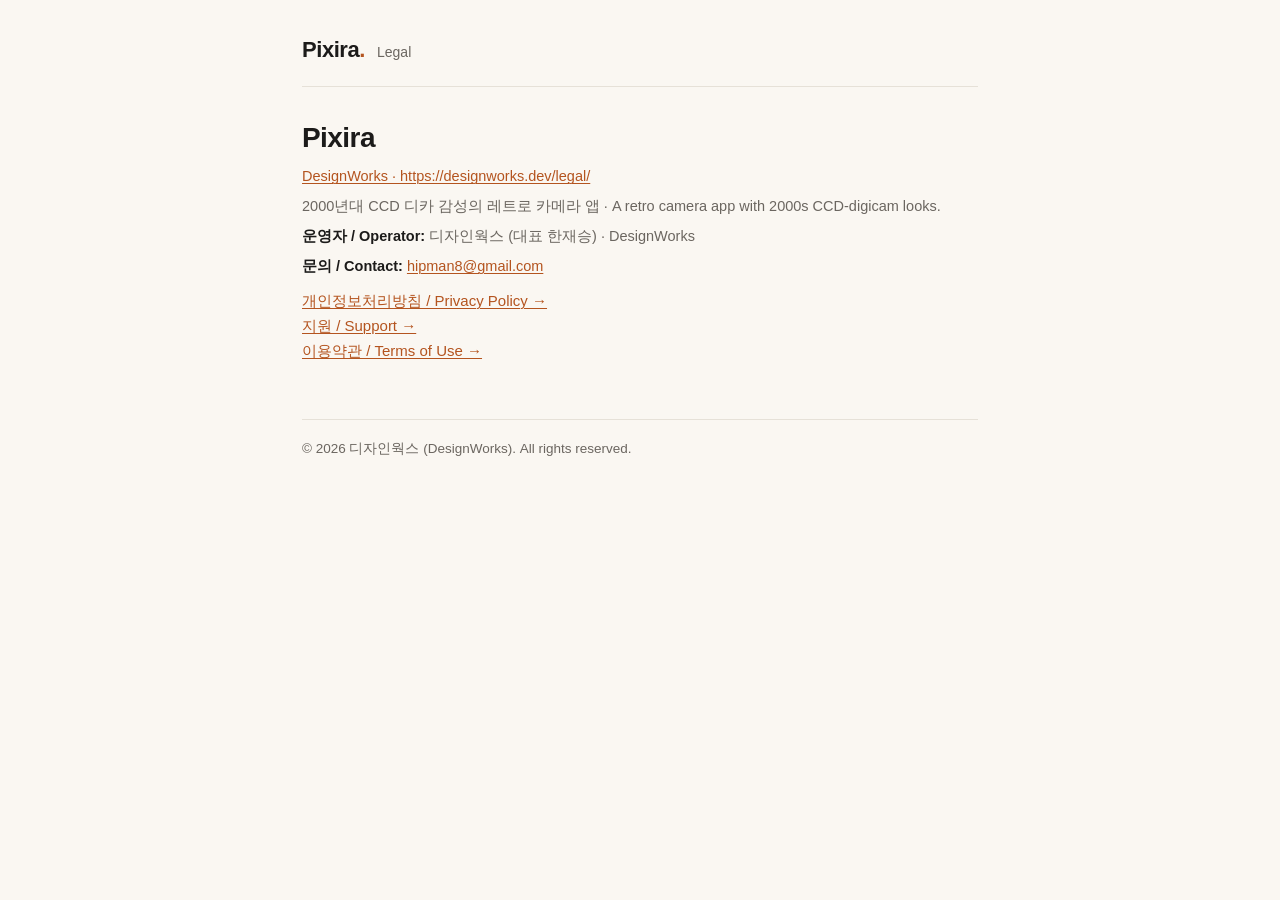
<file: index.html>
<!DOCTYPE html>
<html lang="ko">
<head>
<meta charset="utf-8">
<meta name="viewport" content="width=device-width, initial-scale=1">
<meta name="robots" content="noindex">
<title>Pixira — Legal</title>
<link rel="stylesheet" href="style.css">
<link rel="canonical" href="https://designworks.dev/legal/">
</head>
<body>
<div class="wrap">
  <header class="site">
    <span class="brand">Pixira<span class="dot">.</span></span>
    <span class="tag">Legal</span>
  </header>

  <h1>Pixira</h1><p class="meta"><a href="https://designworks.dev/legal/">DesignWorks · https://designworks.dev/legal/</a></p>
  <p class="meta">2000년대 CCD 디카 감성의 레트로 카메라 앱 · A retro camera app with 2000s CCD-digicam looks.</p>
  <p class="meta"><strong>운영자 / Operator:</strong> 디자인웍스 (대표 한재승) · DesignWorks</p>
  <p class="meta"><strong>문의 / Contact:</strong> <a href="mailto:hipman8@gmail.com">hipman8@gmail.com</a></p>

  <nav class="links">
    <a href="privacy">개인정보처리방침 / Privacy Policy →</a><br>
    <a href="support">지원 / Support →</a><br>
    <a href="terms">이용약관 / Terms of Use →</a>
  </nav>

  <footer class="site">
    © 2026 디자인웍스 (DesignWorks). All rights reserved.
  </footer>
</div>
</body>
</html>
</file>
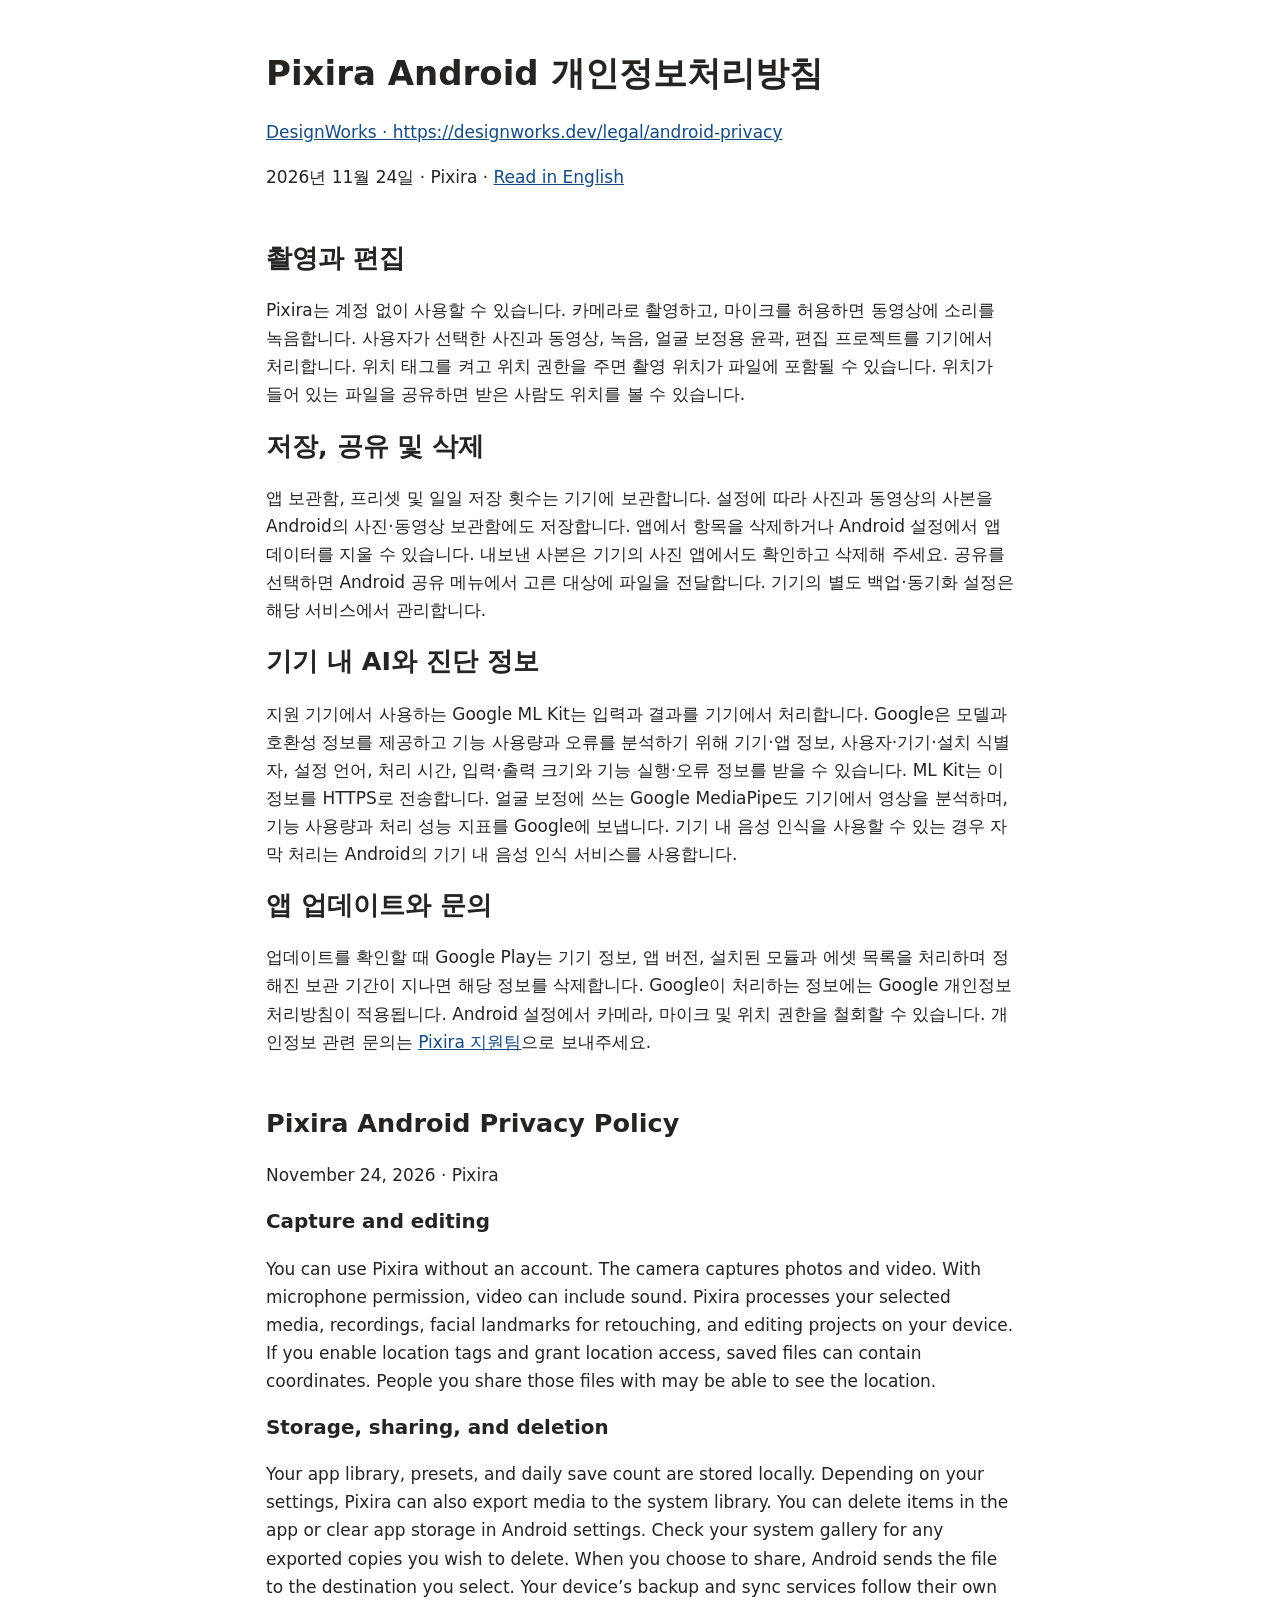
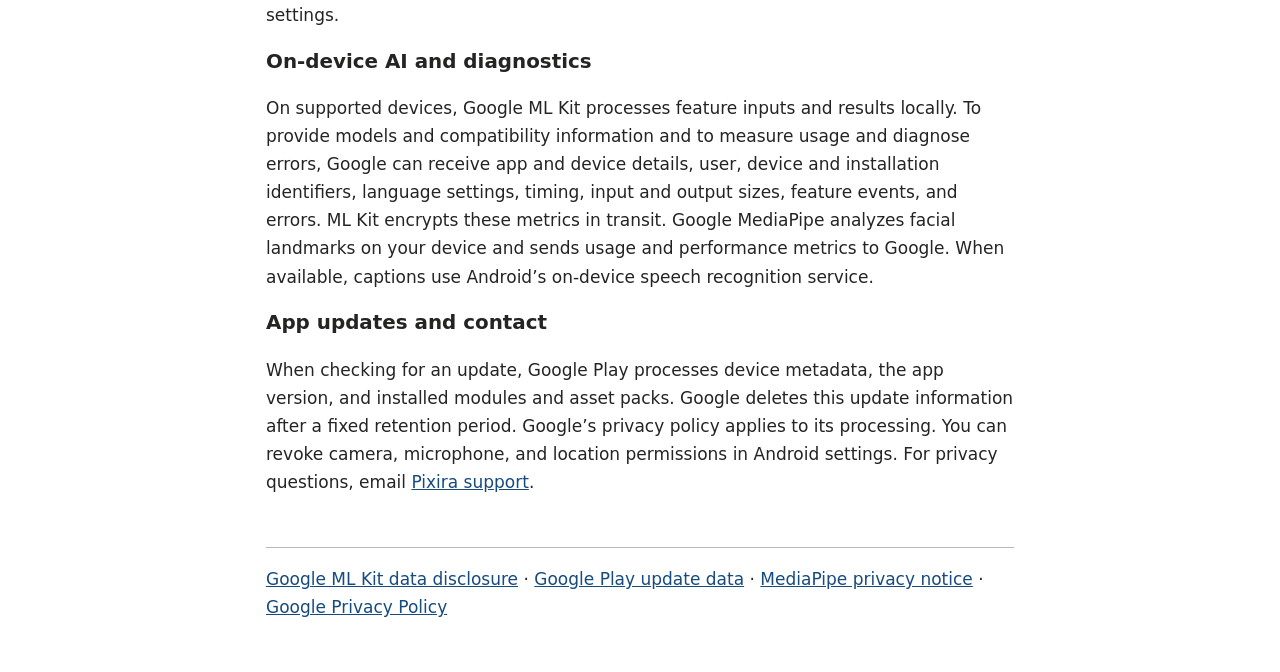
<file: android-privacy.html>
<!doctype html>
<html lang="ko"><head><meta charset="utf-8"><meta name="viewport" content="width=device-width,initial-scale=1"><title>Pixira Android 개인정보처리방침 · Privacy Policy</title>
<style>html{font:17px/1.65 system-ui,sans-serif;color:#252423;background:#fff}body{max-width:44rem;margin:3rem auto;padding:0 1.2rem}h1,h2,h3{line-height:1.3}section{margin-block:3rem}a{color:#164b80}footer{border-top:1px solid #bbb;padding-top:1rem}</style><link rel="canonical" href="https://designworks.dev/legal/android-privacy">
</head><body>
<h1>Pixira Android 개인정보처리방침</h1><p class="meta"><a href="https://designworks.dev/legal/android-privacy">DesignWorks · https://designworks.dev/legal/android-privacy</a></p><p>2026년 11월 24일 · Pixira · <a href="#english" lang="en">Read in English</a></p>
<section aria-label="한국어">
<h2>촬영과 편집</h2><p>Pixira는 계정 없이 사용할 수 있습니다. 카메라로 촬영하고, 마이크를 허용하면 동영상에 소리를 녹음합니다. 사용자가 선택한 사진과 동영상, 녹음, 얼굴 보정용 윤곽, 편집 프로젝트를 기기에서 처리합니다. 위치 태그를 켜고 위치 권한을 주면 촬영 위치가 파일에 포함될 수 있습니다. 위치가 들어 있는 파일을 공유하면 받은 사람도 위치를 볼 수 있습니다.</p>
<h2>저장, 공유 및 삭제</h2><p>앱 보관함, 프리셋 및 일일 저장 횟수는 기기에 보관합니다. 설정에 따라 사진과 동영상의 사본을 Android의 사진·동영상 보관함에도 저장합니다. 앱에서 항목을 삭제하거나 Android 설정에서 앱 데이터를 지울 수 있습니다. 내보낸 사본은 기기의 사진 앱에서도 확인하고 삭제해 주세요. 공유를 선택하면 Android 공유 메뉴에서 고른 대상에 파일을 전달합니다. 기기의 별도 백업·동기화 설정은 해당 서비스에서 관리합니다.</p>
<h2>기기 내 AI와 진단 정보</h2><p>지원 기기에서 사용하는 Google ML Kit는 입력과 결과를 기기에서 처리합니다. Google은 모델과 호환성 정보를 제공하고 기능 사용량과 오류를 분석하기 위해 기기·앱 정보, 사용자·기기·설치 식별자, 설정 언어, 처리 시간, 입력·출력 크기와 기능 실행·오류 정보를 받을 수 있습니다. ML Kit는 이 정보를 HTTPS로 전송합니다. 얼굴 보정에 쓰는 Google MediaPipe도 기기에서 영상을 분석하며, 기능 사용량과 처리 성능 지표를 Google에 보냅니다. 기기 내 음성 인식을 사용할 수 있는 경우 자막 처리는 Android의 기기 내 음성 인식 서비스를 사용합니다.</p>
<h2>앱 업데이트와 문의</h2><p>업데이트를 확인할 때 Google Play는 기기 정보, 앱 버전, 설치된 모듈과 에셋 목록을 처리하며 정해진 보관 기간이 지나면 해당 정보를 삭제합니다. Google이 처리하는 정보에는 Google 개인정보처리방침이 적용됩니다. Android 설정에서 카메라, 마이크 및 위치 권한을 철회할 수 있습니다. 개인정보 관련 문의는 <a href="mailto:hipman8@gmail.com">Pixira 지원팀</a>으로 보내주세요.</p>
</section>
<section id="english" lang="en"><h2>Pixira Android Privacy Policy</h2><p>November 24, 2026 · Pixira</p>
<h3>Capture and editing</h3><p>You can use Pixira without an account. The camera captures photos and video. With microphone permission, video can include sound. Pixira processes your selected media, recordings, facial landmarks for retouching, and editing projects on your device. If you enable location tags and grant location access, saved files can contain coordinates. People you share those files with may be able to see the location.</p>
<h3>Storage, sharing, and deletion</h3><p>Your app library, presets, and daily save count are stored locally. Depending on your settings, Pixira can also export media to the system library. You can delete items in the app or clear app storage in Android settings. Check your system gallery for any exported copies you wish to delete. When you choose to share, Android sends the file to the destination you select. Your device’s backup and sync services follow their own settings.</p>
<h3>On-device AI and diagnostics</h3><p>On supported devices, Google ML Kit processes feature inputs and results locally. To provide models and compatibility information and to measure usage and diagnose errors, Google can receive app and device details, user, device and installation identifiers, language settings, timing, input and output sizes, feature events, and errors. ML Kit encrypts these metrics in transit. Google MediaPipe analyzes facial landmarks on your device and sends usage and performance metrics to Google. When available, captions use Android’s on-device speech recognition service.</p>
<h3>App updates and contact</h3><p>When checking for an update, Google Play processes device metadata, the app version, and installed modules and asset packs. Google deletes this update information after a fixed retention period. Google’s privacy policy applies to its processing. You can revoke camera, microphone, and location permissions in Android settings. For privacy questions, email <a href="mailto:hipman8@gmail.com">Pixira support</a>.</p></section>
<footer><a href="https://developers.google.com/ml-kit/android-data-disclosure">Google ML Kit data disclosure</a> · <a href="https://developer.android.com/guide/playcore/in-app-updates#data-safety">Google Play update data</a> · <a href="https://developers.google.com/edge/mediapipe/solutions/privacy">MediaPipe privacy notice</a> · <a href="https://policies.google.com/privacy">Google Privacy Policy</a></footer></body></html>
</file>
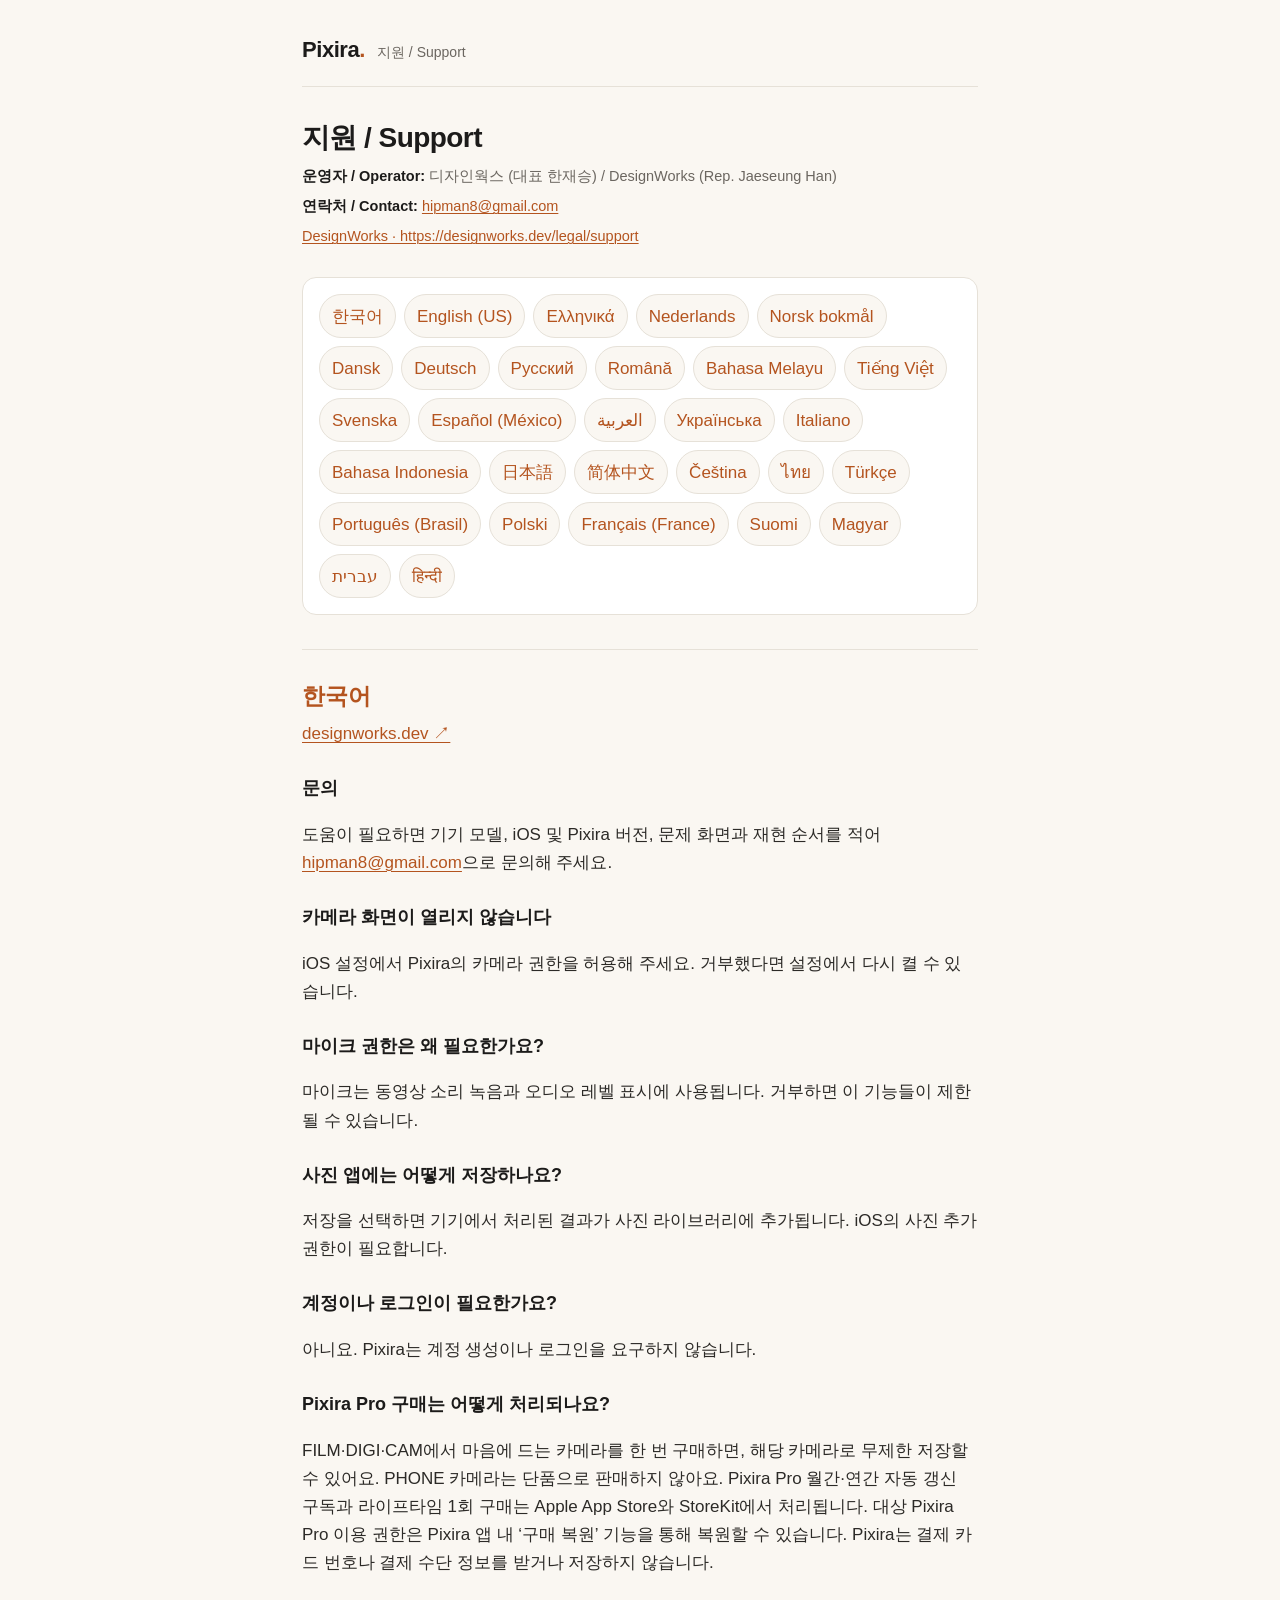
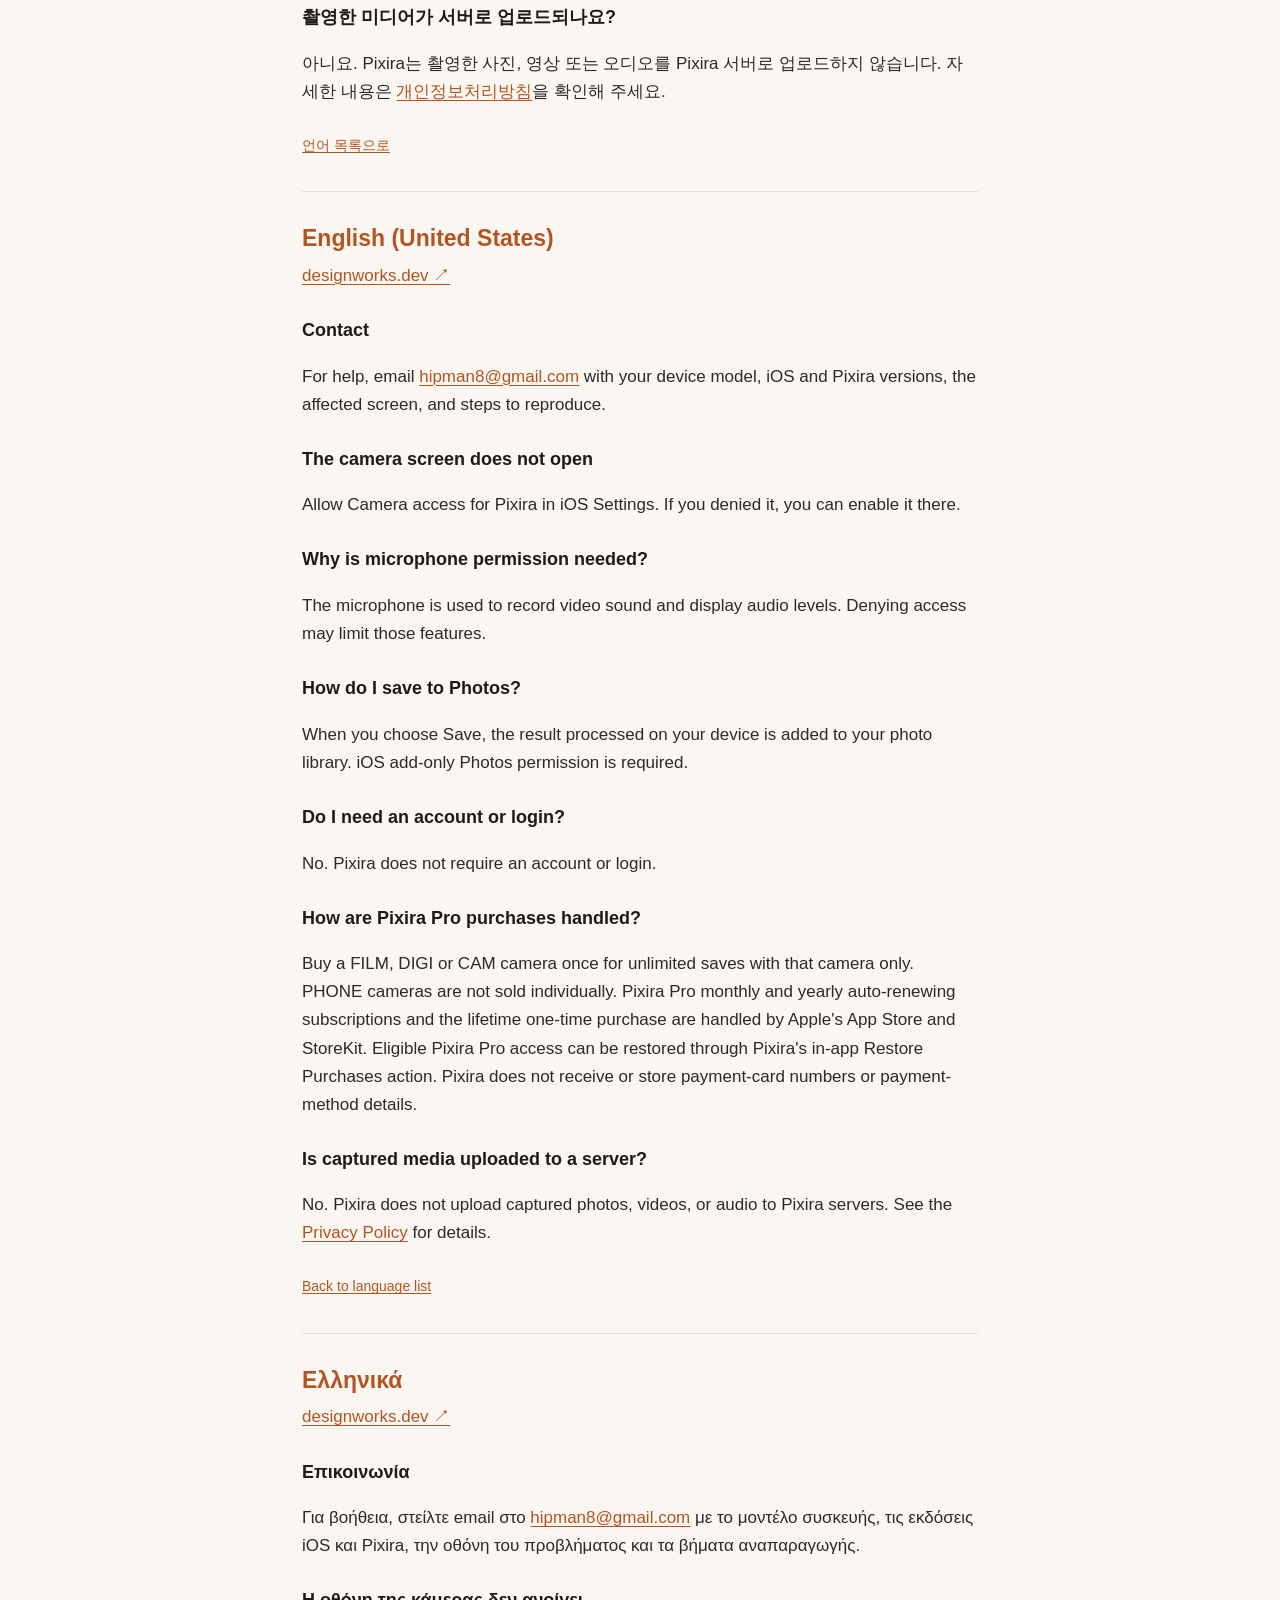
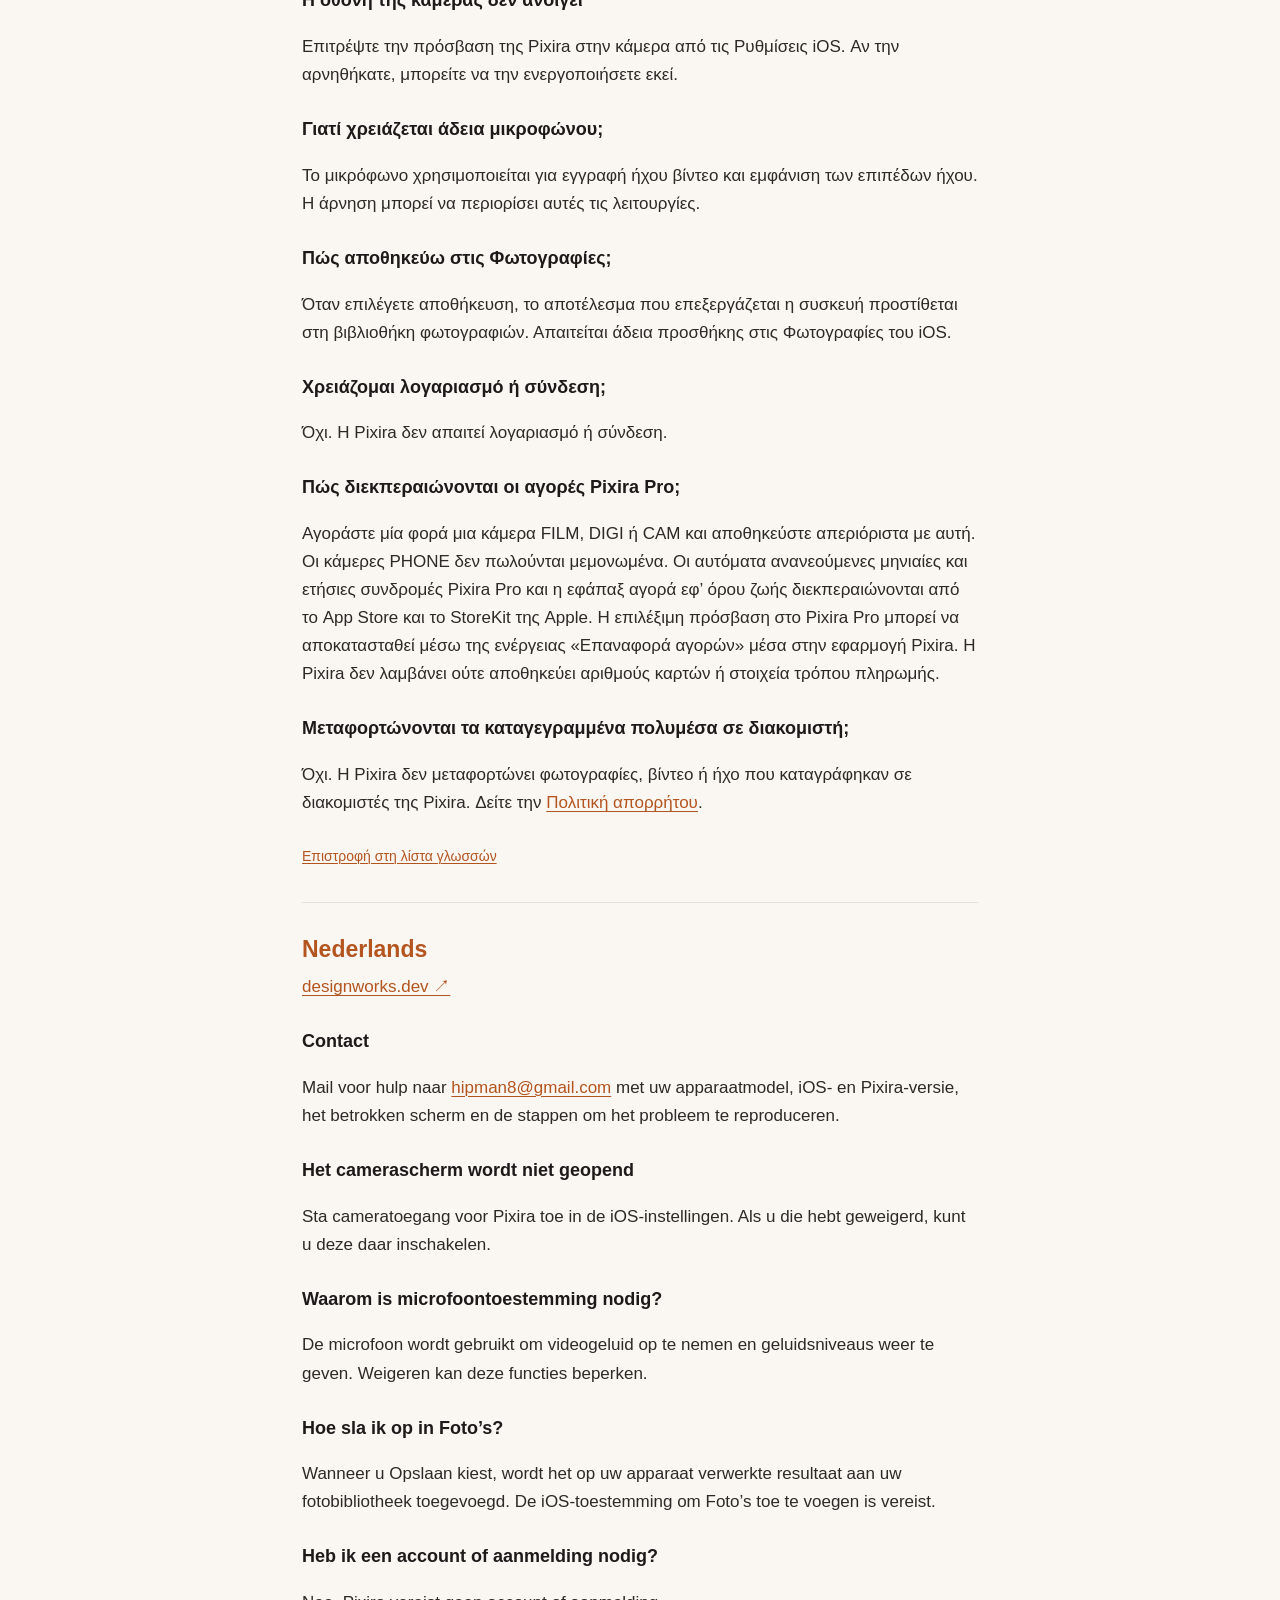
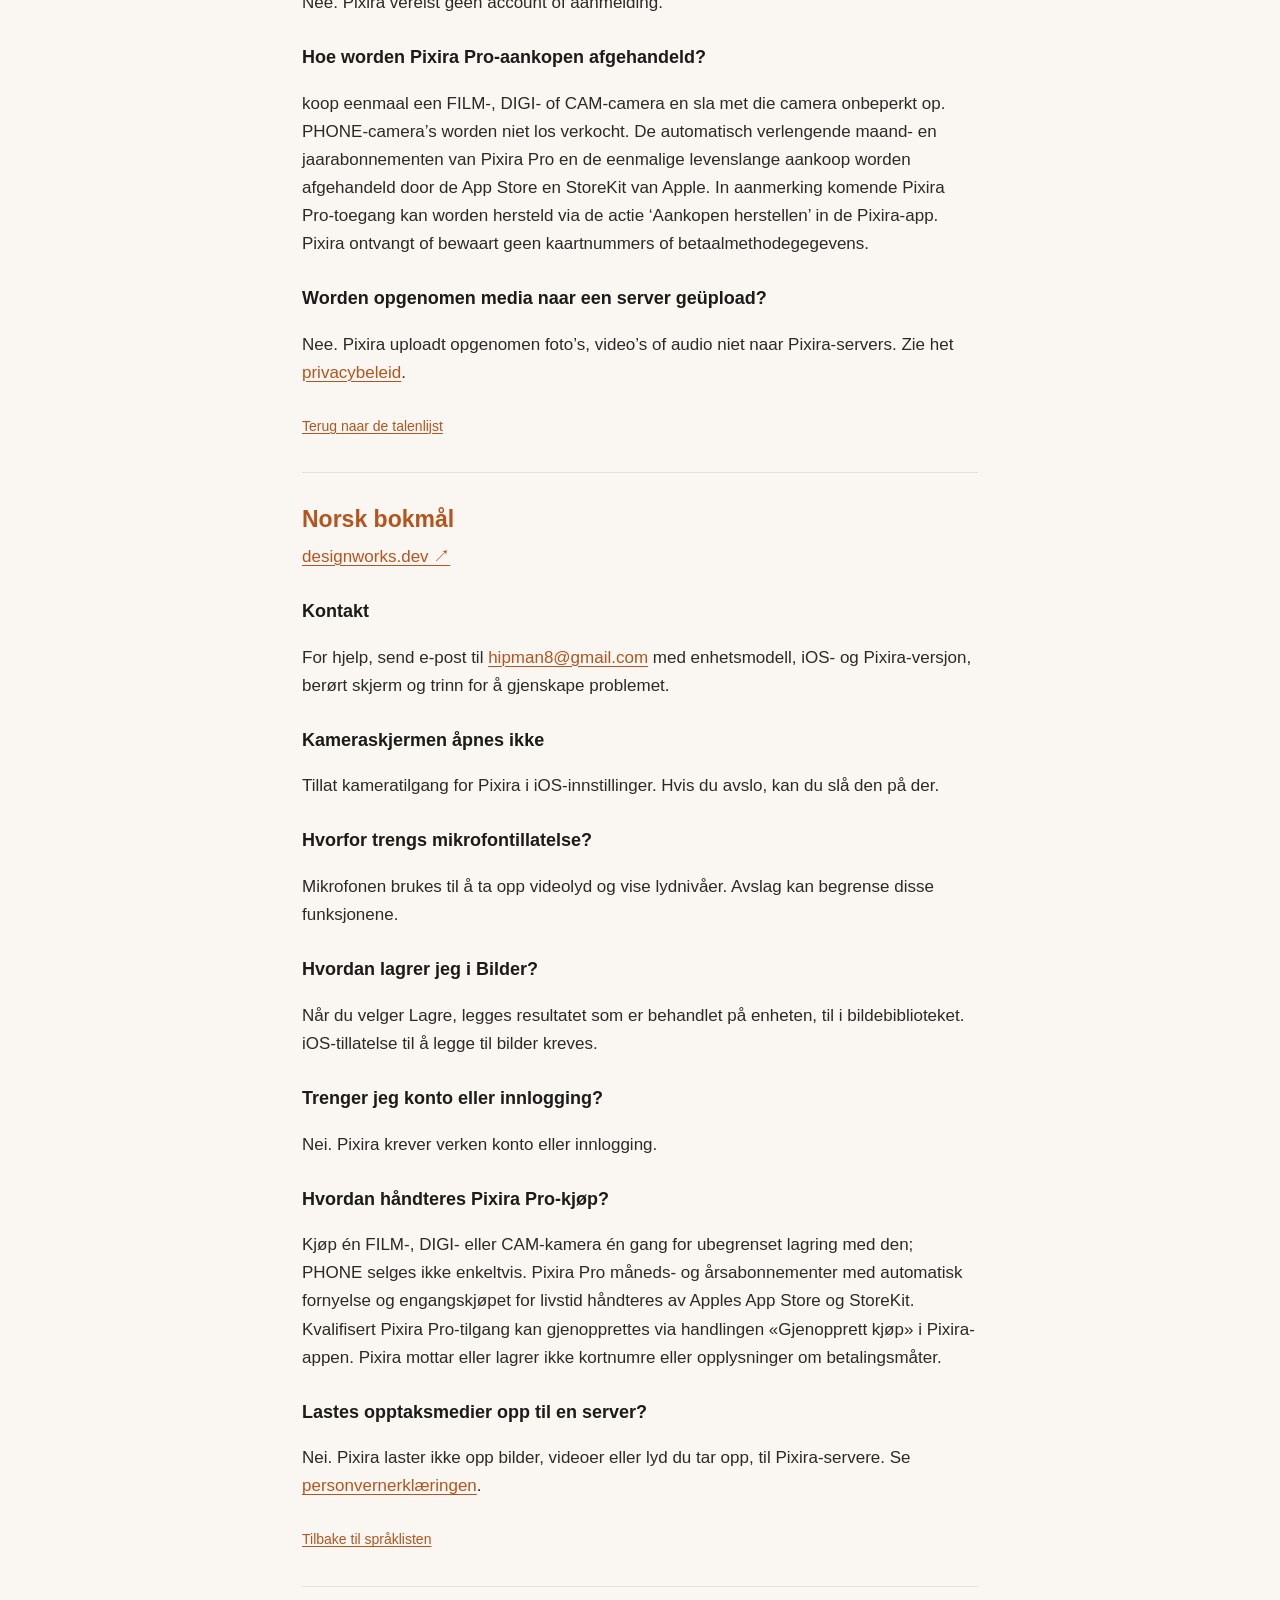
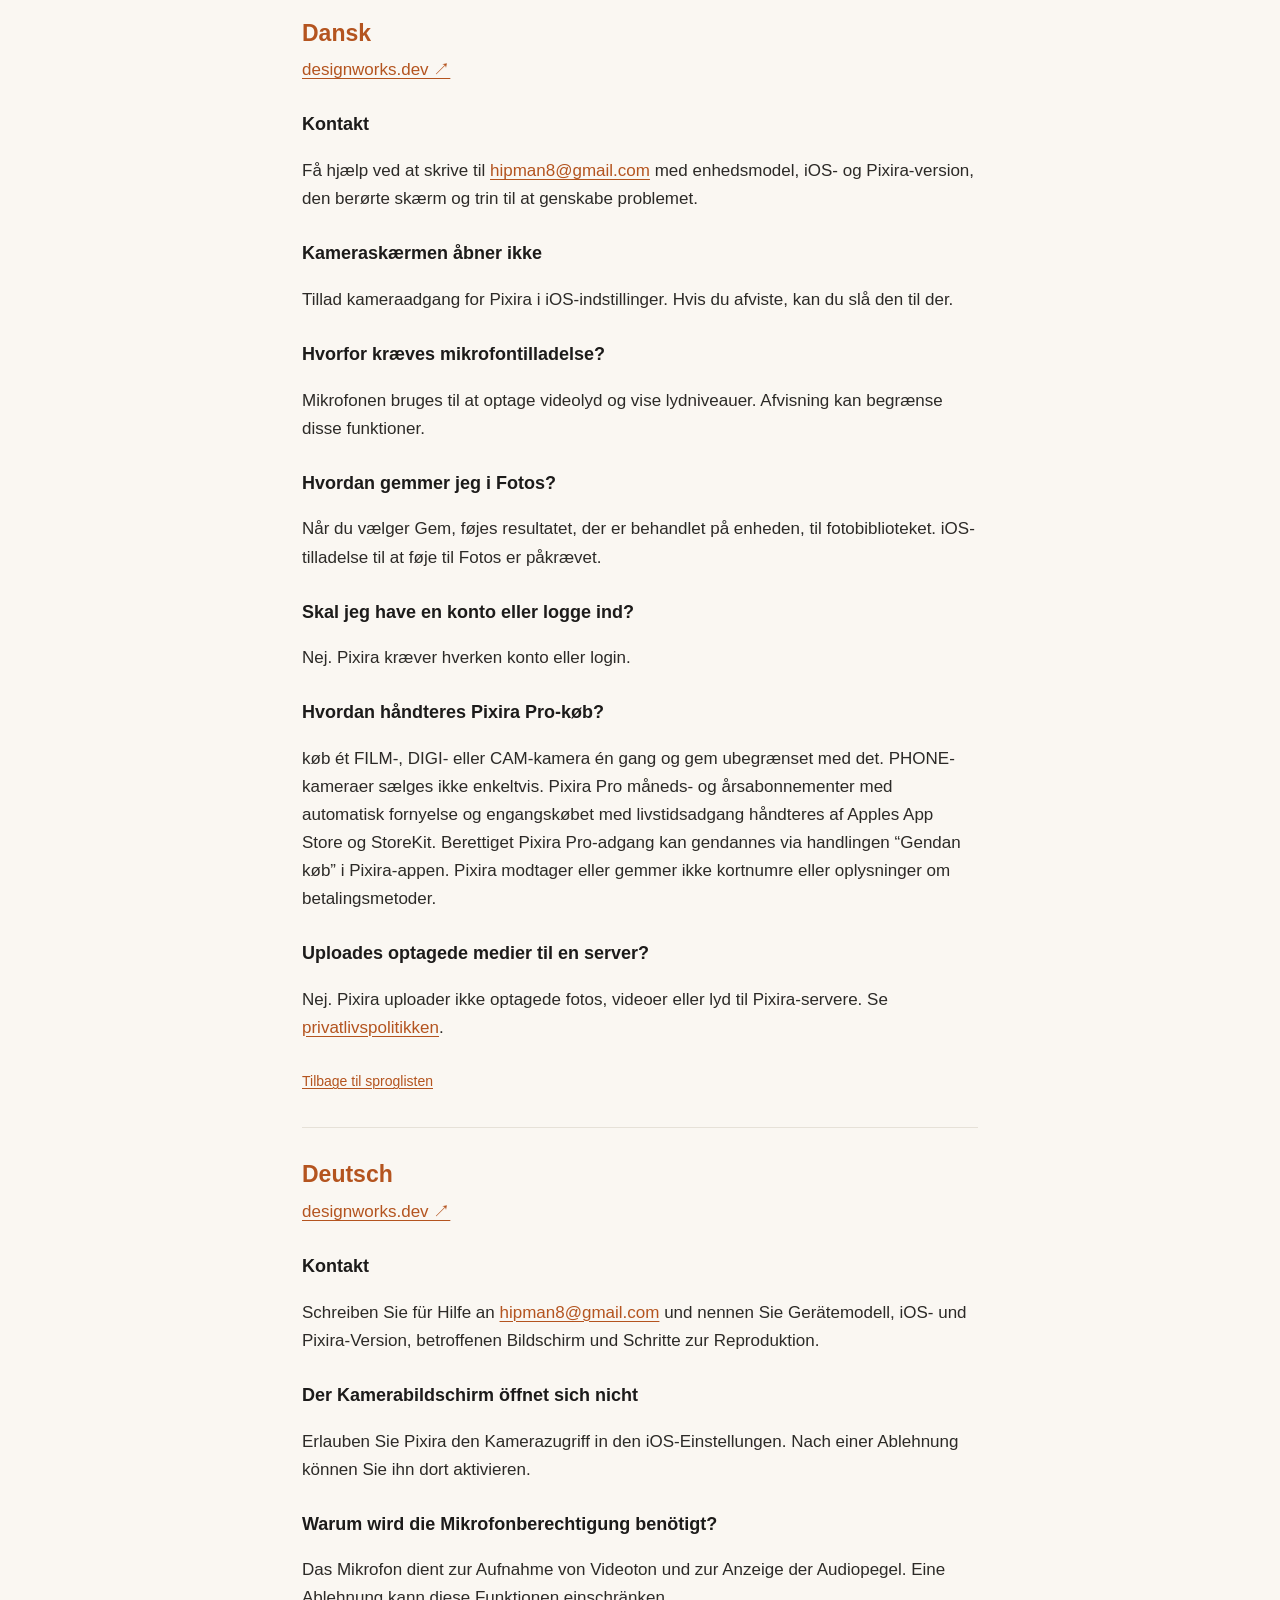
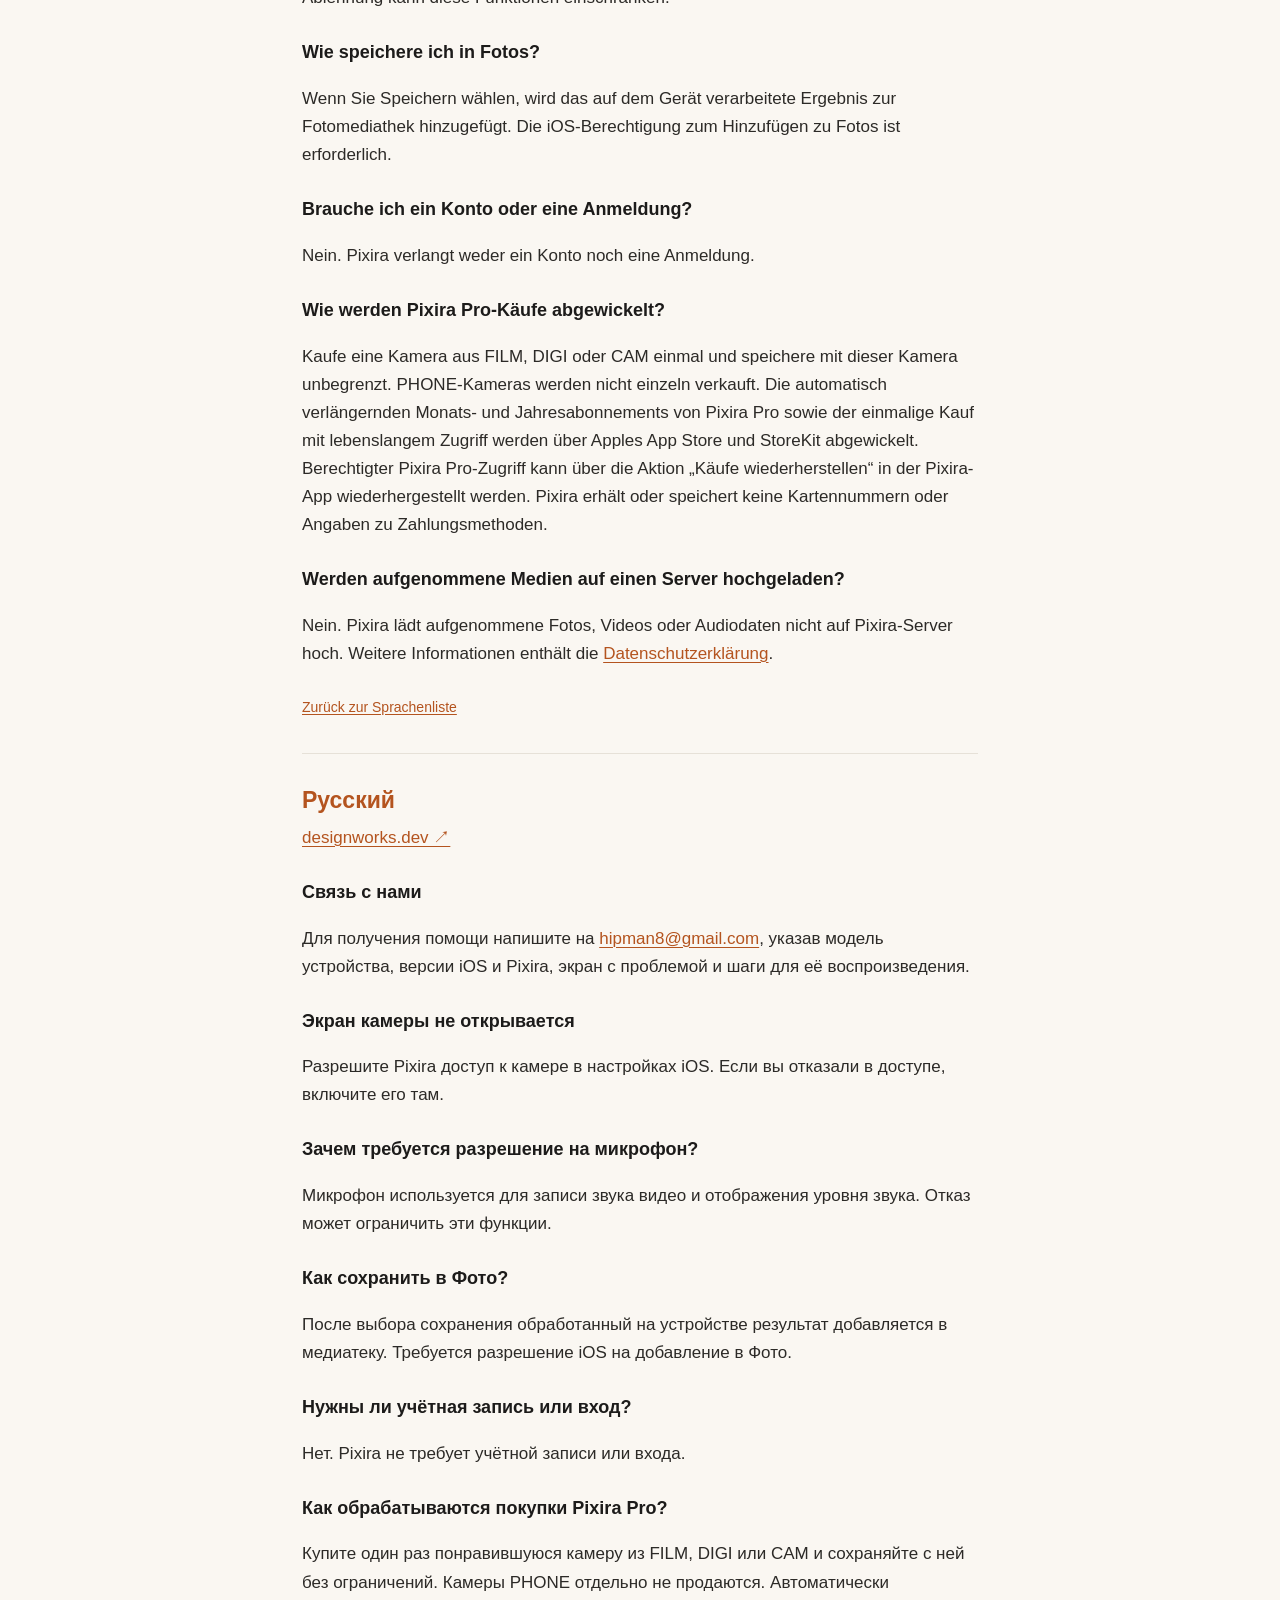
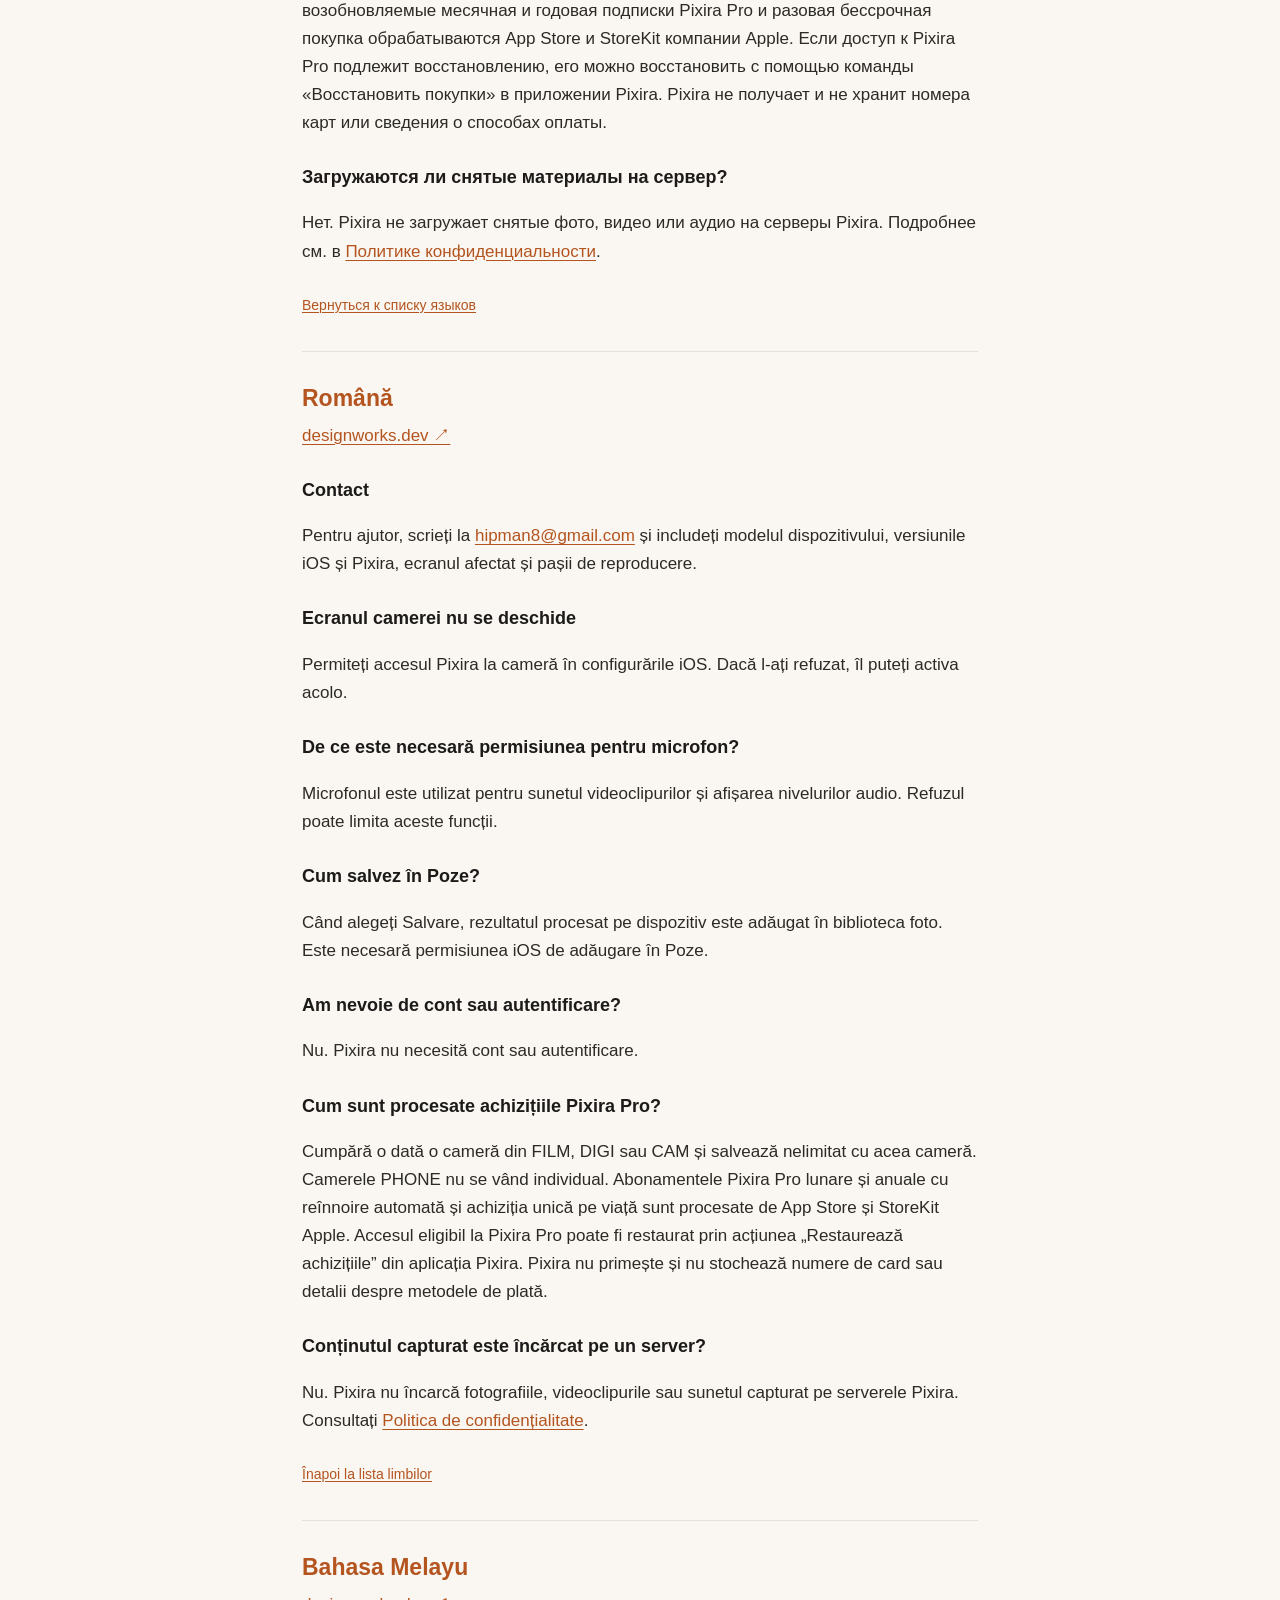
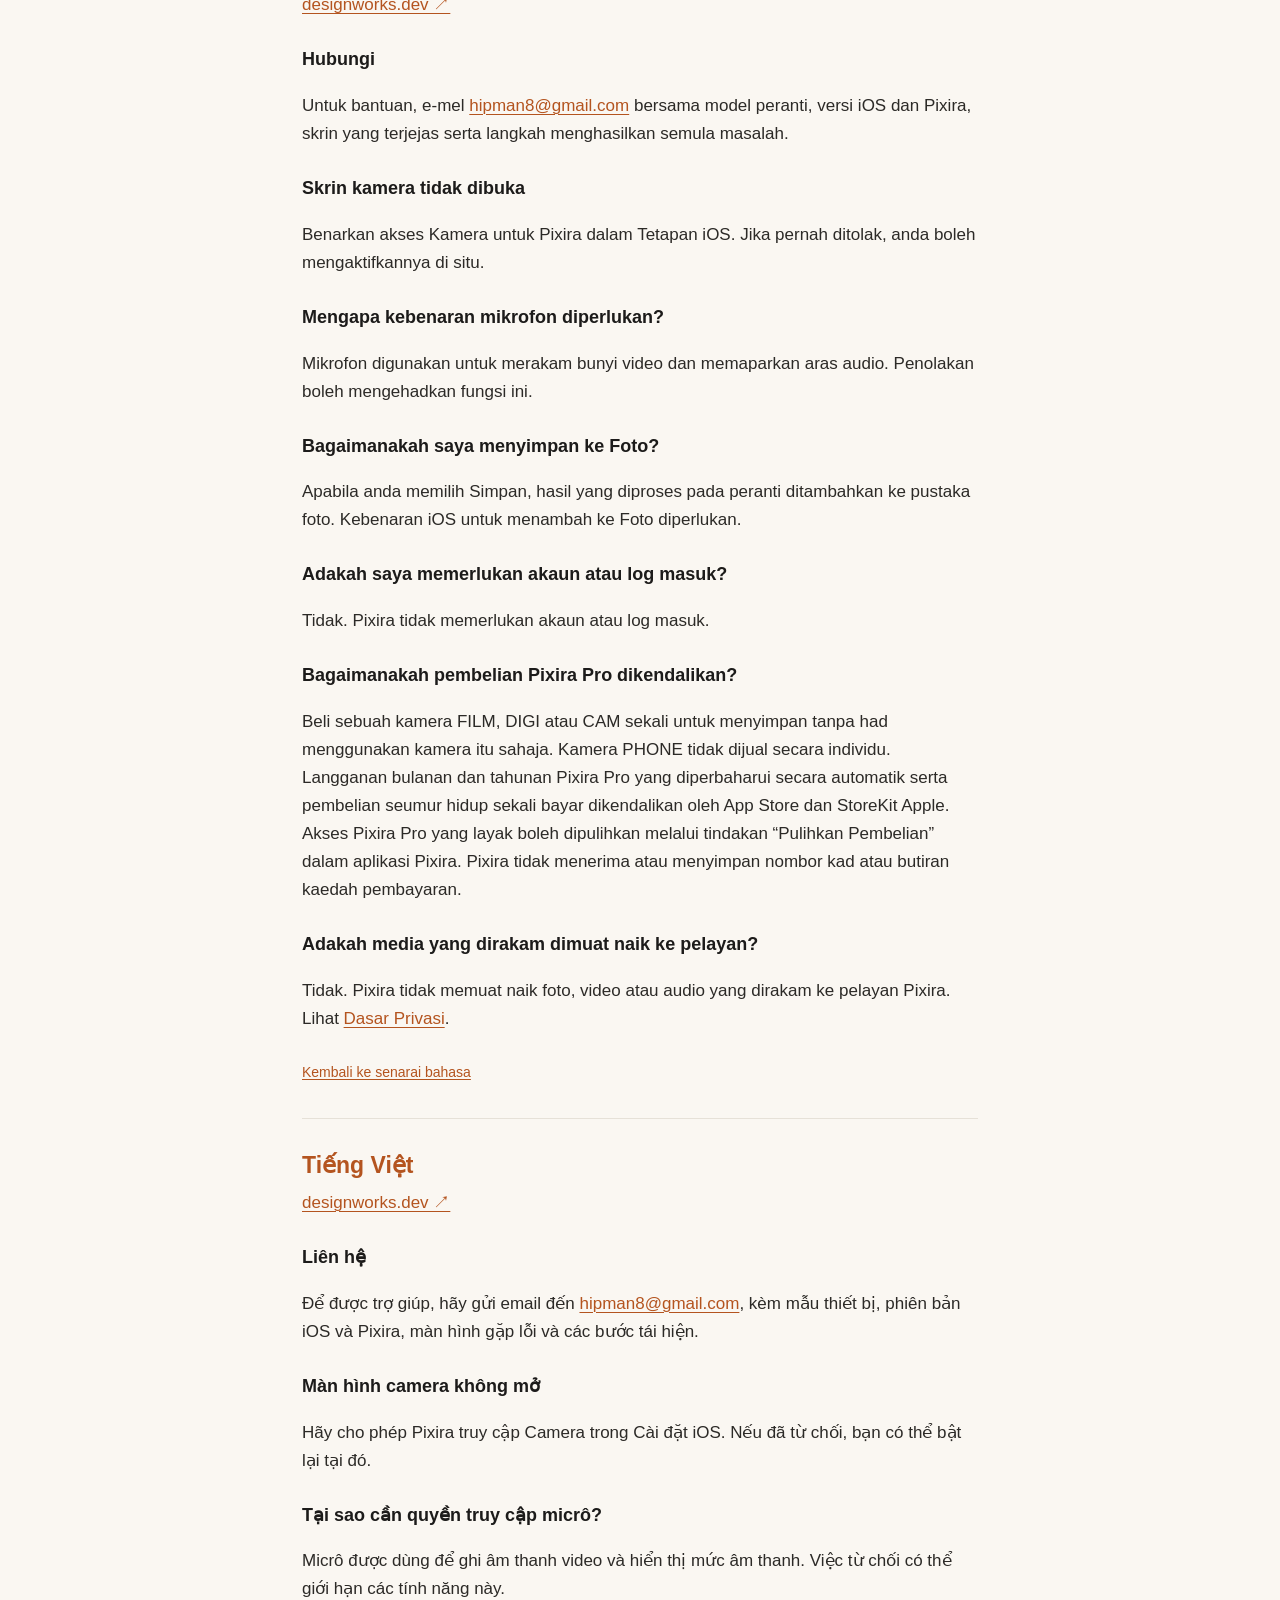
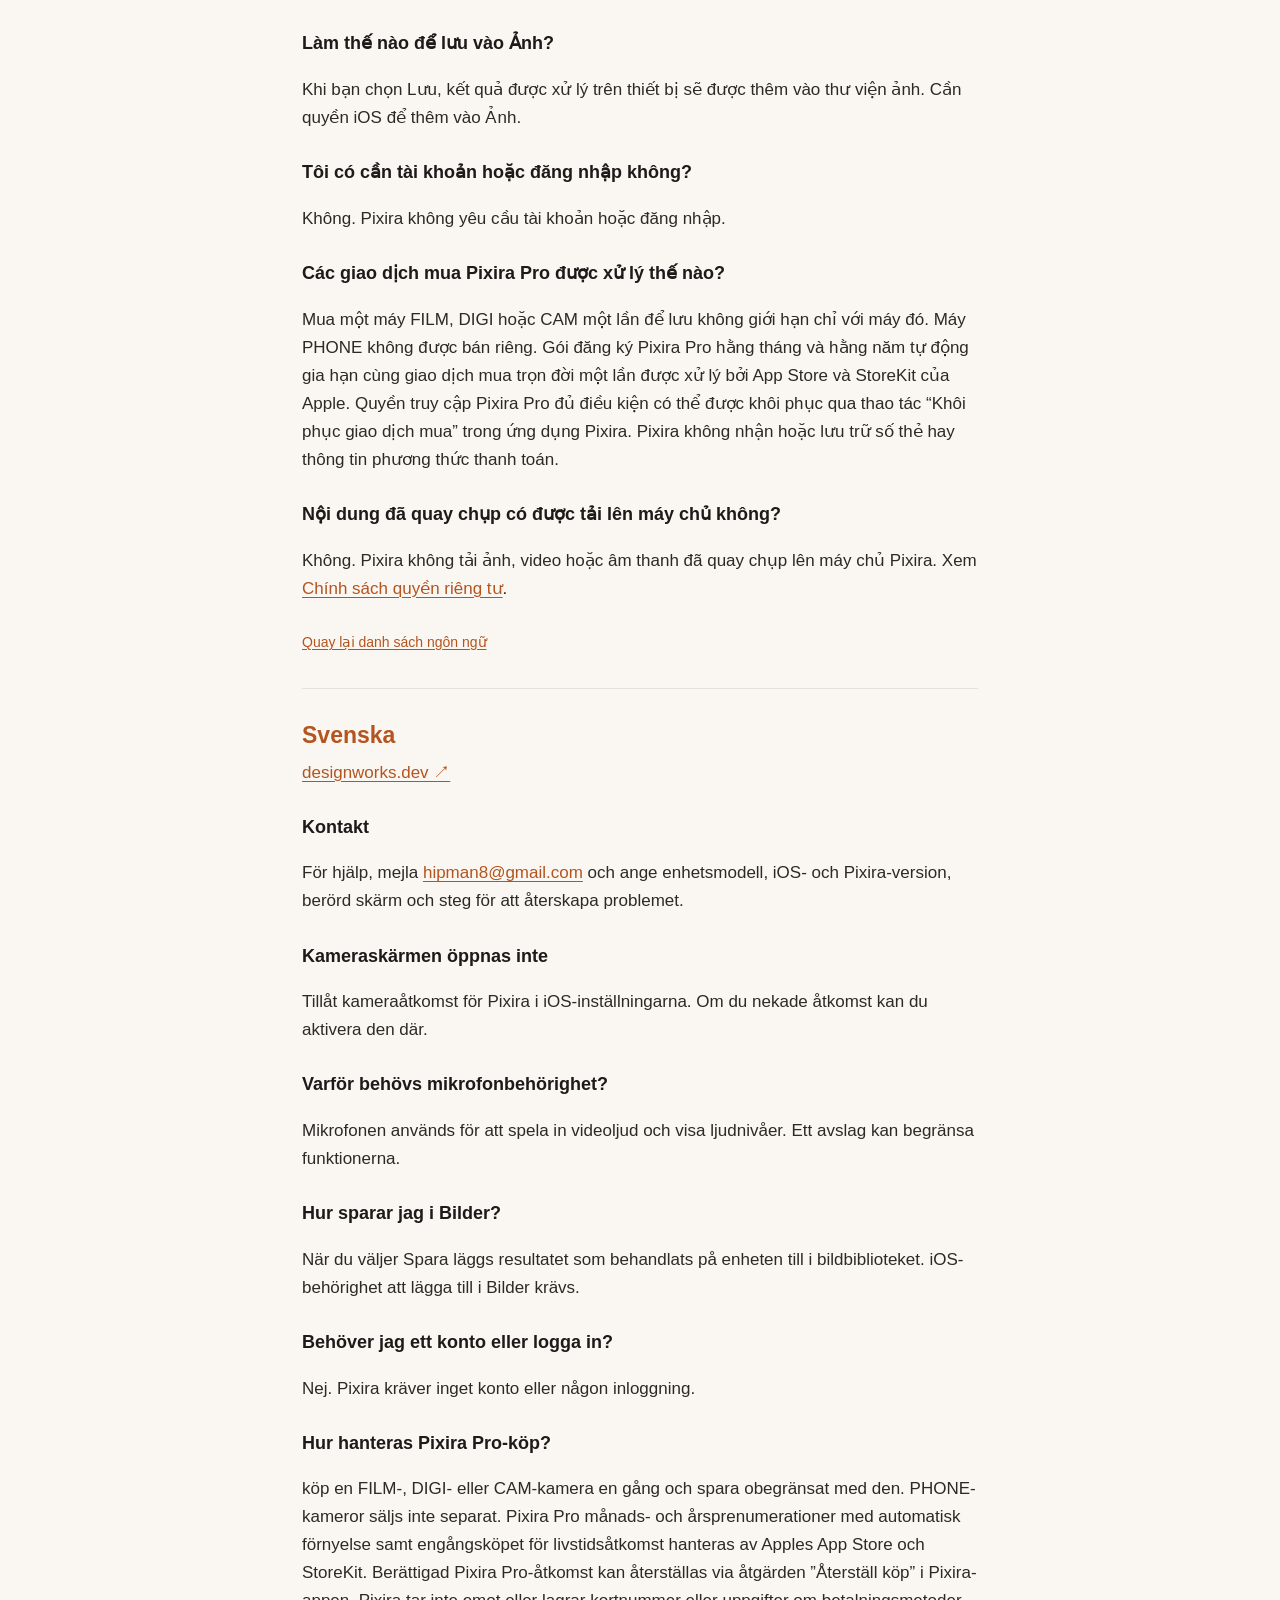
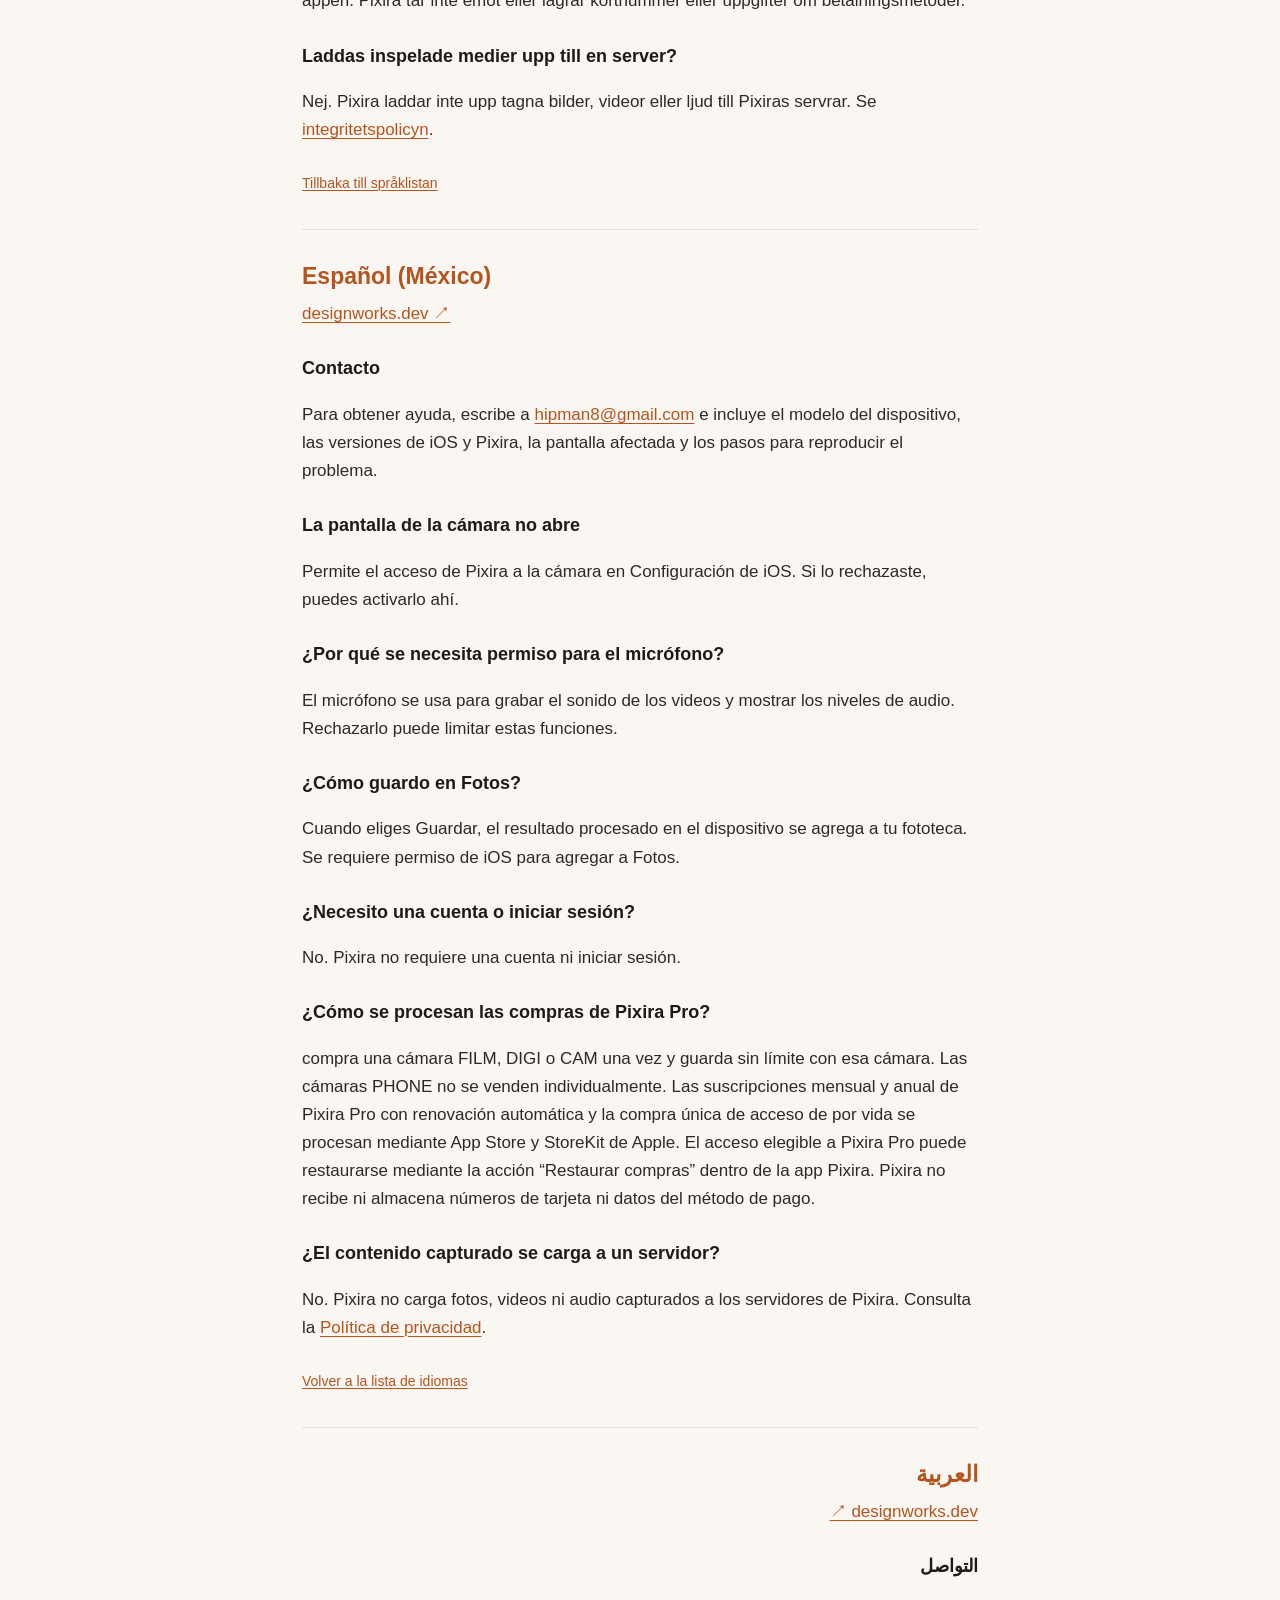
<file: support.html>
<!DOCTYPE html>
<html lang="ko">
<head>
<meta charset="utf-8">
<meta name="viewport" content="width=device-width, initial-scale=1">
<title>Pixira — 지원 / Support</title>
<link rel="stylesheet" href="style.css">
<link rel="canonical" href="https://designworks.dev/legal/support">
</head>
<body>
<div class="wrap">
  <header class="site">
    <a href="./" style="text-decoration:none;color:inherit"><span class="brand">Pixira<span class="dot">.</span></span></a>
    <span class="tag">지원 / Support</span>
  </header>

  <h1>지원 / Support</h1>
  <p class="meta"><strong>운영자 / Operator:</strong> 디자인웍스 (대표 한재승) / DesignWorks (Rep. Jaeseung Han)</p>
  <p class="meta"><strong>연락처 / Contact:</strong> <a href="mailto:hipman8@gmail.com">hipman8@gmail.com</a></p>

  <p class="meta"><a href="https://designworks.dev/legal/support">DesignWorks · https://designworks.dev/legal/support</a></p>
  <nav class="language-nav" id="language-list" aria-label="지원 언어 선택 / Support languages">
    <a href="#lang-ko" lang="ko">한국어</a>
    <a href="#lang-en-US" lang="en">English (US)</a>
    <a href="#lang-el" lang="el">Ελληνικά</a>
    <a href="#lang-nl" lang="nl">Nederlands</a>
    <a href="#lang-nb" lang="nb">Norsk bokmål</a>
    <a href="#lang-da" lang="da">Dansk</a>
    <a href="#lang-de" lang="de">Deutsch</a>
    <a href="#lang-ru" lang="ru">Русский</a>
    <a href="#lang-ro" lang="ro">Română</a>
    <a href="#lang-ms" lang="ms">Bahasa Melayu</a>
    <a href="#lang-vi" lang="vi">Tiếng Việt</a>
    <a href="#lang-sv" lang="sv">Svenska</a>
    <a href="#lang-es-MX" lang="es-MX">Español (México)</a>
    <a href="#lang-ar" lang="ar" dir="rtl">العربية</a>
    <a href="#lang-uk" lang="uk">Українська</a>
    <a href="#lang-it" lang="it">Italiano</a>
    <a href="#lang-id" lang="id">Bahasa Indonesia</a>
    <a href="#lang-ja" lang="ja">日本語</a>
    <a href="#lang-zh-Hans" lang="zh-Hans">简体中文</a>
    <a href="#lang-cs" lang="cs">Čeština</a>
    <a href="#lang-th" lang="th">ไทย</a>
    <a href="#lang-tr" lang="tr">Türkçe</a>
    <a href="#lang-pt-BR" lang="pt-BR">Português (Brasil)</a>
    <a href="#lang-pl" lang="pl">Polski</a>
    <a href="#lang-fr-FR" lang="fr-FR">Français (France)</a>
    <a href="#lang-fi" lang="fi">Suomi</a>
    <a href="#lang-hu" lang="hu">Magyar</a>
    <a href="#lang-he" lang="he" dir="rtl">עברית</a>
    <a href="#lang-hi" lang="hi">हिन्दी</a>
  </nav>

  <section class="policy-language" id="lang-ko" lang="ko" aria-labelledby="heading-ko">
    <h2 id="heading-ko">한국어</h2>
    <a href="https://designworks.dev/legal/support#lang-ko">designworks.dev ↗</a>
    <h3>문의</h3>
    <p>도움이 필요하면 기기 모델, iOS 및 Pixira 버전, 문제 화면과 재현 순서를 적어 <a href="mailto:hipman8@gmail.com">hipman8@gmail.com</a>으로 문의해 주세요.</p>
    <h3>카메라 화면이 열리지 않습니다</h3>
    <p>iOS 설정에서 Pixira의 카메라 권한을 허용해 주세요. 거부했다면 설정에서 다시 켤 수 있습니다.</p>
    <h3>마이크 권한은 왜 필요한가요?</h3>
    <p>마이크는 동영상 소리 녹음과 오디오 레벨 표시에 사용됩니다. 거부하면 이 기능들이 제한될 수 있습니다.</p>
    <h3>사진 앱에는 어떻게 저장하나요?</h3>
    <p>저장을 선택하면 기기에서 처리된 결과가 사진 라이브러리에 추가됩니다. iOS의 사진 추가 권한이 필요합니다.</p>
    <h3>계정이나 로그인이 필요한가요?</h3>
    <p>아니요. Pixira는 계정 생성이나 로그인을 요구하지 않습니다.</p>
    <h3>Pixira Pro 구매는 어떻게 처리되나요?</h3>
    <p data-contract="no-card-storage" data-contract-key="pixira-does-not-receive-or-store-payment-card-details" data-restore-contract="in-app-restore-action">FILM·DIGI·CAM에서 마음에 드는 카메라를 한 번 구매하면, 해당 카메라로 무제한 저장할 수 있어요. PHONE 카메라는 단품으로 판매하지 않아요. Pixira Pro 월간·연간 자동 갱신 구독과 라이프타임 1회 구매는 Apple App Store와 StoreKit에서 처리됩니다. 대상 Pixira Pro 이용 권한은 Pixira 앱 내 ‘<span data-contract="restore-action-label">구매 복원</span>’ 기능을 통해 복원할 수 있습니다. Pixira는 결제 카드 번호나 결제 수단 정보를 받거나 저장하지 않습니다.</p>
    <h3>촬영한 미디어가 서버로 업로드되나요?</h3>
    <p>아니요. Pixira는 촬영한 사진, 영상 또는 오디오를 Pixira 서버로 업로드하지 않습니다. 자세한 내용은 <a href="privacy#lang-ko">개인정보처리방침</a>을 확인해 주세요.</p>
    <p class="back-to-languages"><a href="#language-list">언어 목록으로</a></p>
  </section>

  <section class="policy-language" id="lang-en-US" lang="en-US" aria-labelledby="heading-en-US">
    <h2 id="heading-en-US">English (United States)</h2>
    <a href="https://designworks.dev/legal/support#lang-en-US">designworks.dev ↗</a>
    <h3>Contact</h3>
    <p>For help, email <a href="mailto:hipman8@gmail.com">hipman8@gmail.com</a> with your device model, iOS and Pixira versions, the affected screen, and steps to reproduce.</p>
    <h3>The camera screen does not open</h3>
    <p>Allow Camera access for Pixira in iOS Settings. If you denied it, you can enable it there.</p>
    <h3>Why is microphone permission needed?</h3>
    <p>The microphone is used to record video sound and display audio levels. Denying access may limit those features.</p>
    <h3>How do I save to Photos?</h3>
    <p>When you choose Save, the result processed on your device is added to your photo library. iOS add-only Photos permission is required.</p>
    <h3>Do I need an account or login?</h3>
    <p>No. Pixira does not require an account or login.</p>
    <h3>How are Pixira Pro purchases handled?</h3>
    <p data-contract="no-card-storage" data-contract-key="pixira-does-not-receive-or-store-payment-card-details" data-restore-contract="in-app-restore-action">Buy a FILM, DIGI or CAM camera once for unlimited saves with that camera only. PHONE cameras are not sold individually. Pixira Pro monthly and yearly auto-renewing subscriptions and the lifetime one-time purchase are handled by Apple's App Store and StoreKit. Eligible Pixira Pro access can be restored through Pixira's in-app <span data-contract="restore-action-label">Restore Purchases</span> action. Pixira does not receive or store payment-card numbers or payment-method details.</p>
    <h3>Is captured media uploaded to a server?</h3>
    <p>No. Pixira does not upload captured photos, videos, or audio to Pixira servers. See the <a href="privacy#lang-en-US">Privacy Policy</a> for details.</p>
    <p class="back-to-languages"><a href="#language-list">Back to language list</a></p>
  </section>

  <section class="policy-language" id="lang-el" lang="el" aria-labelledby="heading-el">
    <h2 id="heading-el">Ελληνικά</h2>
    <a href="https://designworks.dev/legal/support#lang-el">designworks.dev ↗</a>
    <h3>Επικοινωνία</h3>
    <p>Για βοήθεια, στείλτε email στο <a href="mailto:hipman8@gmail.com">hipman8@gmail.com</a> με το μοντέλο συσκευής, τις εκδόσεις iOS και Pixira, την οθόνη του προβλήματος και τα βήματα αναπαραγωγής.</p>
    <h3>Η οθόνη της κάμερας δεν ανοίγει</h3>
    <p>Επιτρέψτε την πρόσβαση της Pixira στην κάμερα από τις Ρυθμίσεις iOS. Αν την αρνηθήκατε, μπορείτε να την ενεργοποιήσετε εκεί.</p>
    <h3>Γιατί χρειάζεται άδεια μικροφώνου;</h3>
    <p>Το μικρόφωνο χρησιμοποιείται για εγγραφή ήχου βίντεο και εμφάνιση των επιπέδων ήχου. Η άρνηση μπορεί να περιορίσει αυτές τις λειτουργίες.</p>
    <h3>Πώς αποθηκεύω στις Φωτογραφίες;</h3>
    <p>Όταν επιλέγετε αποθήκευση, το αποτέλεσμα που επεξεργάζεται η συσκευή προστίθεται στη βιβλιοθήκη φωτογραφιών. Απαιτείται άδεια προσθήκης στις Φωτογραφίες του iOS.</p>
    <h3>Χρειάζομαι λογαριασμό ή σύνδεση;</h3>
    <p>Όχι. Η Pixira δεν απαιτεί λογαριασμό ή σύνδεση.</p>
    <h3>Πώς διεκπεραιώνονται οι αγορές Pixira Pro;</h3>
    <p data-contract="no-card-storage" data-contract-key="pixira-does-not-receive-or-store-payment-card-details" data-restore-contract="in-app-restore-action">Αγοράστε μία φορά μια κάμερα FILM, DIGI ή CAM και αποθηκεύστε απεριόριστα με αυτή. Οι κάμερες PHONE δεν πωλούνται μεμονωμένα. Οι αυτόματα ανανεούμενες μηνιαίες και ετήσιες συνδρομές Pixira Pro και η εφάπαξ αγορά εφ’ όρου ζωής διεκπεραιώνονται από το App Store και το StoreKit της Apple. Η επιλέξιμη πρόσβαση στο Pixira Pro μπορεί να αποκατασταθεί μέσω της ενέργειας «<span data-contract="restore-action-label">Επαναφορά αγορών</span>» μέσα στην εφαρμογή Pixira. Η Pixira δεν λαμβάνει ούτε αποθηκεύει αριθμούς καρτών ή στοιχεία τρόπου πληρωμής.</p>
    <h3>Μεταφορτώνονται τα καταγεγραμμένα πολυμέσα σε διακομιστή;</h3>
    <p>Όχι. Η Pixira δεν μεταφορτώνει φωτογραφίες, βίντεο ή ήχο που καταγράφηκαν σε διακομιστές της Pixira. Δείτε την <a href="privacy#lang-el">Πολιτική απορρήτου</a>.</p>
    <p class="back-to-languages"><a href="#language-list">Επιστροφή στη λίστα γλωσσών</a></p>
  </section>

  <section class="policy-language" id="lang-nl" lang="nl" aria-labelledby="heading-nl">
    <h2 id="heading-nl">Nederlands</h2>
    <a href="https://designworks.dev/legal/support#lang-nl">designworks.dev ↗</a>
    <h3>Contact</h3>
    <p>Mail voor hulp naar <a href="mailto:hipman8@gmail.com">hipman8@gmail.com</a> met uw apparaatmodel, iOS- en Pixira-versie, het betrokken scherm en de stappen om het probleem te reproduceren.</p>
    <h3>Het camerascherm wordt niet geopend</h3>
    <p>Sta cameratoegang voor Pixira toe in de iOS-instellingen. Als u die hebt geweigerd, kunt u deze daar inschakelen.</p>
    <h3>Waarom is microfoontoestemming nodig?</h3>
    <p>De microfoon wordt gebruikt om videogeluid op te nemen en geluidsniveaus weer te geven. Weigeren kan deze functies beperken.</p>
    <h3>Hoe sla ik op in Foto’s?</h3>
    <p>Wanneer u Opslaan kiest, wordt het op uw apparaat verwerkte resultaat aan uw fotobibliotheek toegevoegd. De iOS-toestemming om Foto’s toe te voegen is vereist.</p>
    <h3>Heb ik een account of aanmelding nodig?</h3>
    <p>Nee. Pixira vereist geen account of aanmelding.</p>
    <h3>Hoe worden Pixira Pro-aankopen afgehandeld?</h3>
    <p data-contract="no-card-storage" data-contract-key="pixira-does-not-receive-or-store-payment-card-details" data-restore-contract="in-app-restore-action">koop eenmaal een FILM-, DIGI- of CAM-camera en sla met die camera onbeperkt op. PHONE-camera’s worden niet los verkocht. De automatisch verlengende maand- en jaarabonnementen van Pixira Pro en de eenmalige levenslange aankoop worden afgehandeld door de App Store en StoreKit van Apple. In aanmerking komende Pixira Pro-toegang kan worden hersteld via de actie ‘<span data-contract="restore-action-label">Aankopen herstellen</span>’ in de Pixira-app. Pixira ontvangt of bewaart geen kaartnummers of betaalmethodegegevens.</p>
    <h3>Worden opgenomen media naar een server geüpload?</h3>
    <p>Nee. Pixira uploadt opgenomen foto’s, video’s of audio niet naar Pixira-servers. Zie het <a href="privacy#lang-nl">privacybeleid</a>.</p>
    <p class="back-to-languages"><a href="#language-list">Terug naar de talenlijst</a></p>
  </section>

  <section class="policy-language" id="lang-nb" lang="nb" aria-labelledby="heading-nb">
    <h2 id="heading-nb">Norsk bokmål</h2>
    <a href="https://designworks.dev/legal/support#lang-nb">designworks.dev ↗</a>
    <h3>Kontakt</h3>
    <p>For hjelp, send e-post til <a href="mailto:hipman8@gmail.com">hipman8@gmail.com</a> med enhetsmodell, iOS- og Pixira-versjon, berørt skjerm og trinn for å gjenskape problemet.</p>
    <h3>Kameraskjermen åpnes ikke</h3>
    <p>Tillat kameratilgang for Pixira i iOS-innstillinger. Hvis du avslo, kan du slå den på der.</p>
    <h3>Hvorfor trengs mikrofontillatelse?</h3>
    <p>Mikrofonen brukes til å ta opp videolyd og vise lydnivåer. Avslag kan begrense disse funksjonene.</p>
    <h3>Hvordan lagrer jeg i Bilder?</h3>
    <p>Når du velger Lagre, legges resultatet som er behandlet på enheten, til i bildebiblioteket. iOS-tillatelse til å legge til bilder kreves.</p>
    <h3>Trenger jeg konto eller innlogging?</h3>
    <p>Nei. Pixira krever verken konto eller innlogging.</p>
    <h3>Hvordan håndteres Pixira Pro-kjøp?</h3>
    <p data-contract="no-card-storage" data-contract-key="pixira-does-not-receive-or-store-payment-card-details" data-restore-contract="in-app-restore-action">Kjøp én FILM-, DIGI- eller CAM-kamera én gang for ubegrenset lagring med den; PHONE selges ikke enkeltvis. Pixira Pro måneds- og årsabonnementer med automatisk fornyelse og engangskjøpet for livstid håndteres av Apples App Store og StoreKit. Kvalifisert Pixira Pro-tilgang kan gjenopprettes via handlingen «<span data-contract="restore-action-label">Gjenopprett kjøp</span>» i Pixira-appen. Pixira mottar eller lagrer ikke kortnumre eller opplysninger om betalingsmåter.</p>
    <h3>Lastes opptaksmedier opp til en server?</h3>
    <p>Nei. Pixira laster ikke opp bilder, videoer eller lyd du tar opp, til Pixira-servere. Se <a href="privacy#lang-nb">personvernerklæringen</a>.</p>
    <p class="back-to-languages"><a href="#language-list">Tilbake til språklisten</a></p>
  </section>

  <section class="policy-language" id="lang-da" lang="da" aria-labelledby="heading-da">
    <h2 id="heading-da">Dansk</h2>
    <a href="https://designworks.dev/legal/support#lang-da">designworks.dev ↗</a>
    <h3>Kontakt</h3>
    <p>Få hjælp ved at skrive til <a href="mailto:hipman8@gmail.com">hipman8@gmail.com</a> med enhedsmodel, iOS- og Pixira-version, den berørte skærm og trin til at genskabe problemet.</p>
    <h3>Kameraskærmen åbner ikke</h3>
    <p>Tillad kameraadgang for Pixira i iOS-indstillinger. Hvis du afviste, kan du slå den til der.</p>
    <h3>Hvorfor kræves mikrofontilladelse?</h3>
    <p>Mikrofonen bruges til at optage videolyd og vise lydniveauer. Afvisning kan begrænse disse funktioner.</p>
    <h3>Hvordan gemmer jeg i Fotos?</h3>
    <p>Når du vælger Gem, føjes resultatet, der er behandlet på enheden, til fotobiblioteket. iOS-tilladelse til at føje til Fotos er påkrævet.</p>
    <h3>Skal jeg have en konto eller logge ind?</h3>
    <p>Nej. Pixira kræver hverken konto eller login.</p>
    <h3>Hvordan håndteres Pixira Pro-køb?</h3>
    <p data-contract="no-card-storage" data-contract-key="pixira-does-not-receive-or-store-payment-card-details" data-restore-contract="in-app-restore-action">køb ét FILM-, DIGI- eller CAM-kamera én gang og gem ubegrænset med det. PHONE-kameraer sælges ikke enkeltvis. Pixira Pro måneds- og årsabonnementer med automatisk fornyelse og engangskøbet med livstidsadgang håndteres af Apples App Store og StoreKit. Berettiget Pixira Pro-adgang kan gendannes via handlingen “<span data-contract="restore-action-label">Gendan køb</span>” i Pixira-appen. Pixira modtager eller gemmer ikke kortnumre eller oplysninger om betalingsmetoder.</p>
    <h3>Uploades optagede medier til en server?</h3>
    <p>Nej. Pixira uploader ikke optagede fotos, videoer eller lyd til Pixira-servere. Se <a href="privacy#lang-da">privatlivspolitikken</a>.</p>
    <p class="back-to-languages"><a href="#language-list">Tilbage til sproglisten</a></p>
  </section>

  <section class="policy-language" id="lang-de" lang="de" aria-labelledby="heading-de">
    <h2 id="heading-de">Deutsch</h2>
    <a href="https://designworks.dev/legal/support#lang-de">designworks.dev ↗</a>
    <h3>Kontakt</h3>
    <p>Schreiben Sie für Hilfe an <a href="mailto:hipman8@gmail.com">hipman8@gmail.com</a> und nennen Sie Gerätemodell, iOS- und Pixira-Version, betroffenen Bildschirm und Schritte zur Reproduktion.</p>
    <h3>Der Kamerabildschirm öffnet sich nicht</h3>
    <p>Erlauben Sie Pixira den Kamerazugriff in den iOS-Einstellungen. Nach einer Ablehnung können Sie ihn dort aktivieren.</p>
    <h3>Warum wird die Mikrofonberechtigung benötigt?</h3>
    <p>Das Mikrofon dient zur Aufnahme von Videoton und zur Anzeige der Audiopegel. Eine Ablehnung kann diese Funktionen einschränken.</p>
    <h3>Wie speichere ich in Fotos?</h3>
    <p>Wenn Sie Speichern wählen, wird das auf dem Gerät verarbeitete Ergebnis zur Fotomediathek hinzugefügt. Die iOS-Berechtigung zum Hinzufügen zu Fotos ist erforderlich.</p>
    <h3>Brauche ich ein Konto oder eine Anmeldung?</h3>
    <p>Nein. Pixira verlangt weder ein Konto noch eine Anmeldung.</p>
    <h3>Wie werden Pixira Pro-Käufe abgewickelt?</h3>
    <p data-contract="no-card-storage" data-contract-key="pixira-does-not-receive-or-store-payment-card-details" data-restore-contract="in-app-restore-action">Kaufe eine Kamera aus FILM, DIGI oder CAM einmal und speichere mit dieser Kamera unbegrenzt. PHONE-Kameras werden nicht einzeln verkauft. Die automatisch verlängernden Monats- und Jahresabonnements von Pixira Pro sowie der einmalige Kauf mit lebenslangem Zugriff werden über Apples App Store und StoreKit abgewickelt. Berechtigter Pixira Pro-Zugriff kann über die Aktion „<span data-contract="restore-action-label">Käufe wiederherstellen</span>“ in der Pixira-App wiederhergestellt werden. Pixira erhält oder speichert keine Kartennummern oder Angaben zu Zahlungsmethoden.</p>
    <h3>Werden aufgenommene Medien auf einen Server hochgeladen?</h3>
    <p>Nein. Pixira lädt aufgenommene Fotos, Videos oder Audiodaten nicht auf Pixira-Server hoch. Weitere Informationen enthält die <a href="privacy#lang-de">Datenschutzerklärung</a>.</p>
    <p class="back-to-languages"><a href="#language-list">Zurück zur Sprachenliste</a></p>
  </section>

  <section class="policy-language" id="lang-ru" lang="ru" aria-labelledby="heading-ru">
    <h2 id="heading-ru">Русский</h2>
    <a href="https://designworks.dev/legal/support#lang-ru">designworks.dev ↗</a>
    <h3>Связь с нами</h3>
    <p>Для получения помощи напишите на <a href="mailto:hipman8@gmail.com">hipman8@gmail.com</a>, указав модель устройства, версии iOS и Pixira, экран с проблемой и шаги для её воспроизведения.</p>
    <h3>Экран камеры не открывается</h3>
    <p>Разрешите Pixira доступ к камере в настройках iOS. Если вы отказали в доступе, включите его там.</p>
    <h3>Зачем требуется разрешение на микрофон?</h3>
    <p>Микрофон используется для записи звука видео и отображения уровня звука. Отказ может ограничить эти функции.</p>
    <h3>Как сохранить в Фото?</h3>
    <p>После выбора сохранения обработанный на устройстве результат добавляется в медиатеку. Требуется разрешение iOS на добавление в Фото.</p>
    <h3>Нужны ли учётная запись или вход?</h3>
    <p>Нет. Pixira не требует учётной записи или входа.</p>
    <h3>Как обрабатываются покупки Pixira Pro?</h3>
    <p data-contract="no-card-storage" data-contract-key="pixira-does-not-receive-or-store-payment-card-details" data-restore-contract="in-app-restore-action">Купите один раз понравившуюся камеру из FILM, DIGI или CAM и сохраняйте с ней без ограничений. Камеры PHONE отдельно не продаются. Автоматически возобновляемые месячная и годовая подписки Pixira Pro и разовая бессрочная покупка обрабатываются App Store и StoreKit компании Apple. Если доступ к Pixira Pro подлежит восстановлению, его можно восстановить с помощью команды «<span data-contract="restore-action-label">Восстановить покупки</span>» в приложении Pixira. Pixira не получает и не хранит номера карт или сведения о способах оплаты.</p>
    <h3>Загружаются ли снятые материалы на сервер?</h3>
    <p>Нет. Pixira не загружает снятые фото, видео или аудио на серверы Pixira. Подробнее см. в <a href="privacy#lang-ru">Политике конфиденциальности</a>.</p>
    <p class="back-to-languages"><a href="#language-list">Вернуться к списку языков</a></p>
  </section>

  <section class="policy-language" id="lang-ro" lang="ro" aria-labelledby="heading-ro">
    <h2 id="heading-ro">Română</h2>
    <a href="https://designworks.dev/legal/support#lang-ro">designworks.dev ↗</a>
    <h3>Contact</h3>
    <p>Pentru ajutor, scrieți la <a href="mailto:hipman8@gmail.com">hipman8@gmail.com</a> și includeți modelul dispozitivului, versiunile iOS și Pixira, ecranul afectat și pașii de reproducere.</p>
    <h3>Ecranul camerei nu se deschide</h3>
    <p>Permiteți accesul Pixira la cameră în configurările iOS. Dacă l-ați refuzat, îl puteți activa acolo.</p>
    <h3>De ce este necesară permisiunea pentru microfon?</h3>
    <p>Microfonul este utilizat pentru sunetul videoclipurilor și afișarea nivelurilor audio. Refuzul poate limita aceste funcții.</p>
    <h3>Cum salvez în Poze?</h3>
    <p>Când alegeți Salvare, rezultatul procesat pe dispozitiv este adăugat în biblioteca foto. Este necesară permisiunea iOS de adăugare în Poze.</p>
    <h3>Am nevoie de cont sau autentificare?</h3>
    <p>Nu. Pixira nu necesită cont sau autentificare.</p>
    <h3>Cum sunt procesate achizițiile Pixira Pro?</h3>
    <p data-contract="no-card-storage" data-contract-key="pixira-does-not-receive-or-store-payment-card-details" data-restore-contract="in-app-restore-action">Cumpără o dată o cameră din FILM, DIGI sau CAM și salvează nelimitat cu acea cameră. Camerele PHONE nu se vând individual. Abonamentele Pixira Pro lunare și anuale cu reînnoire automată și achiziția unică pe viață sunt procesate de App Store și StoreKit Apple. Accesul eligibil la Pixira Pro poate fi restaurat prin acțiunea „<span data-contract="restore-action-label">Restaurează achizițiile</span>” din aplicația Pixira. Pixira nu primește și nu stochează numere de card sau detalii despre metodele de plată.</p>
    <h3>Conținutul capturat este încărcat pe un server?</h3>
    <p>Nu. Pixira nu încarcă fotografiile, videoclipurile sau sunetul capturat pe serverele Pixira. Consultați <a href="privacy#lang-ro">Politica de confidențialitate</a>.</p>
    <p class="back-to-languages"><a href="#language-list">Înapoi la lista limbilor</a></p>
  </section>

  <section class="policy-language" id="lang-ms" lang="ms" aria-labelledby="heading-ms">
    <h2 id="heading-ms">Bahasa Melayu</h2>
    <a href="https://designworks.dev/legal/support#lang-ms">designworks.dev ↗</a>
    <h3>Hubungi</h3>
    <p>Untuk bantuan, e-mel <a href="mailto:hipman8@gmail.com">hipman8@gmail.com</a> bersama model peranti, versi iOS dan Pixira, skrin yang terjejas serta langkah menghasilkan semula masalah.</p>
    <h3>Skrin kamera tidak dibuka</h3>
    <p>Benarkan akses Kamera untuk Pixira dalam Tetapan iOS. Jika pernah ditolak, anda boleh mengaktifkannya di situ.</p>
    <h3>Mengapa kebenaran mikrofon diperlukan?</h3>
    <p>Mikrofon digunakan untuk merakam bunyi video dan memaparkan aras audio. Penolakan boleh mengehadkan fungsi ini.</p>
    <h3>Bagaimanakah saya menyimpan ke Foto?</h3>
    <p>Apabila anda memilih Simpan, hasil yang diproses pada peranti ditambahkan ke pustaka foto. Kebenaran iOS untuk menambah ke Foto diperlukan.</p>
    <h3>Adakah saya memerlukan akaun atau log masuk?</h3>
    <p>Tidak. Pixira tidak memerlukan akaun atau log masuk.</p>
    <h3>Bagaimanakah pembelian Pixira Pro dikendalikan?</h3>
    <p data-contract="no-card-storage" data-contract-key="pixira-does-not-receive-or-store-payment-card-details" data-restore-contract="in-app-restore-action">Beli sebuah kamera FILM, DIGI atau CAM sekali untuk menyimpan tanpa had menggunakan kamera itu sahaja. Kamera PHONE tidak dijual secara individu. Langganan bulanan dan tahunan Pixira Pro yang diperbaharui secara automatik serta pembelian seumur hidup sekali bayar dikendalikan oleh App Store dan StoreKit Apple. Akses Pixira Pro yang layak boleh dipulihkan melalui tindakan “<span data-contract="restore-action-label">Pulihkan Pembelian</span>” dalam aplikasi Pixira. Pixira tidak menerima atau menyimpan nombor kad atau butiran kaedah pembayaran.</p>
    <h3>Adakah media yang dirakam dimuat naik ke pelayan?</h3>
    <p>Tidak. Pixira tidak memuat naik foto, video atau audio yang dirakam ke pelayan Pixira. Lihat <a href="privacy#lang-ms">Dasar Privasi</a>.</p>
    <p class="back-to-languages"><a href="#language-list">Kembali ke senarai bahasa</a></p>
  </section>

  <section class="policy-language" id="lang-vi" lang="vi" aria-labelledby="heading-vi">
    <h2 id="heading-vi">Tiếng Việt</h2>
    <a href="https://designworks.dev/legal/support#lang-vi">designworks.dev ↗</a>
    <h3>Liên hệ</h3>
    <p>Để được trợ giúp, hãy gửi email đến <a href="mailto:hipman8@gmail.com">hipman8@gmail.com</a>, kèm mẫu thiết bị, phiên bản iOS và Pixira, màn hình gặp lỗi và các bước tái hiện.</p>
    <h3>Màn hình camera không mở</h3>
    <p>Hãy cho phép Pixira truy cập Camera trong Cài đặt iOS. Nếu đã từ chối, bạn có thể bật lại tại đó.</p>
    <h3>Tại sao cần quyền truy cập micrô?</h3>
    <p>Micrô được dùng để ghi âm thanh video và hiển thị mức âm thanh. Việc từ chối có thể giới hạn các tính năng này.</p>
    <h3>Làm thế nào để lưu vào Ảnh?</h3>
    <p>Khi bạn chọn Lưu, kết quả được xử lý trên thiết bị sẽ được thêm vào thư viện ảnh. Cần quyền iOS để thêm vào Ảnh.</p>
    <h3>Tôi có cần tài khoản hoặc đăng nhập không?</h3>
    <p>Không. Pixira không yêu cầu tài khoản hoặc đăng nhập.</p>
    <h3>Các giao dịch mua Pixira Pro được xử lý thế nào?</h3>
    <p data-contract="no-card-storage" data-contract-key="pixira-does-not-receive-or-store-payment-card-details" data-restore-contract="in-app-restore-action">Mua một máy FILM, DIGI hoặc CAM một lần để lưu không giới hạn chỉ với máy đó. Máy PHONE không được bán riêng. Gói đăng ký Pixira Pro hằng tháng và hằng năm tự động gia hạn cùng giao dịch mua trọn đời một lần được xử lý bởi App Store và StoreKit của Apple. Quyền truy cập Pixira Pro đủ điều kiện có thể được khôi phục qua thao tác “<span data-contract="restore-action-label">Khôi phục giao dịch mua</span>” trong ứng dụng Pixira. Pixira không nhận hoặc lưu trữ số thẻ hay thông tin phương thức thanh toán.</p>
    <h3>Nội dung đã quay chụp có được tải lên máy chủ không?</h3>
    <p>Không. Pixira không tải ảnh, video hoặc âm thanh đã quay chụp lên máy chủ Pixira. Xem <a href="privacy#lang-vi">Chính sách quyền riêng tư</a>.</p>
    <p class="back-to-languages"><a href="#language-list">Quay lại danh sách ngôn ngữ</a></p>
  </section>

  <section class="policy-language" id="lang-sv" lang="sv" aria-labelledby="heading-sv">
    <h2 id="heading-sv">Svenska</h2>
    <a href="https://designworks.dev/legal/support#lang-sv">designworks.dev ↗</a>
    <h3>Kontakt</h3>
    <p>För hjälp, mejla <a href="mailto:hipman8@gmail.com">hipman8@gmail.com</a> och ange enhetsmodell, iOS- och Pixira-version, berörd skärm och steg för att återskapa problemet.</p>
    <h3>Kameraskärmen öppnas inte</h3>
    <p>Tillåt kameraåtkomst för Pixira i iOS-inställningarna. Om du nekade åtkomst kan du aktivera den där.</p>
    <h3>Varför behövs mikrofonbehörighet?</h3>
    <p>Mikrofonen används för att spela in videoljud och visa ljudnivåer. Ett avslag kan begränsa funktionerna.</p>
    <h3>Hur sparar jag i Bilder?</h3>
    <p>När du väljer Spara läggs resultatet som behandlats på enheten till i bildbiblioteket. iOS-behörighet att lägga till i Bilder krävs.</p>
    <h3>Behöver jag ett konto eller logga in?</h3>
    <p>Nej. Pixira kräver inget konto eller någon inloggning.</p>
    <h3>Hur hanteras Pixira Pro-köp?</h3>
    <p data-contract="no-card-storage" data-contract-key="pixira-does-not-receive-or-store-payment-card-details" data-restore-contract="in-app-restore-action">köp en FILM-, DIGI- eller CAM-kamera en gång och spara obegränsat med den. PHONE-kameror säljs inte separat. Pixira Pro månads- och årsprenumerationer med automatisk förnyelse samt engångsköpet för livstidsåtkomst hanteras av Apples App Store och StoreKit. Berättigad Pixira Pro-åtkomst kan återställas via åtgärden ”<span data-contract="restore-action-label">Återställ köp</span>” i Pixira-appen. Pixira tar inte emot eller lagrar kortnummer eller uppgifter om betalningsmetoder.</p>
    <h3>Laddas inspelade medier upp till en server?</h3>
    <p>Nej. Pixira laddar inte upp tagna bilder, videor eller ljud till Pixiras servrar. Se <a href="privacy#lang-sv">integritetspolicyn</a>.</p>
    <p class="back-to-languages"><a href="#language-list">Tillbaka till språklistan</a></p>
  </section>

  <section class="policy-language" id="lang-es-MX" lang="es-MX" aria-labelledby="heading-es-MX">
    <h2 id="heading-es-MX">Español (México)</h2>
    <a href="https://designworks.dev/legal/support#lang-es-MX">designworks.dev ↗</a>
    <h3>Contacto</h3>
    <p>Para obtener ayuda, escribe a <a href="mailto:hipman8@gmail.com">hipman8@gmail.com</a> e incluye el modelo del dispositivo, las versiones de iOS y Pixira, la pantalla afectada y los pasos para reproducir el problema.</p>
    <h3>La pantalla de la cámara no abre</h3>
    <p>Permite el acceso de Pixira a la cámara en Configuración de iOS. Si lo rechazaste, puedes activarlo ahí.</p>
    <h3>¿Por qué se necesita permiso para el micrófono?</h3>
    <p>El micrófono se usa para grabar el sonido de los videos y mostrar los niveles de audio. Rechazarlo puede limitar estas funciones.</p>
    <h3>¿Cómo guardo en Fotos?</h3>
    <p>Cuando eliges Guardar, el resultado procesado en el dispositivo se agrega a tu fototeca. Se requiere permiso de iOS para agregar a Fotos.</p>
    <h3>¿Necesito una cuenta o iniciar sesión?</h3>
    <p>No. Pixira no requiere una cuenta ni iniciar sesión.</p>
    <h3>¿Cómo se procesan las compras de Pixira Pro?</h3>
    <p data-contract="no-card-storage" data-contract-key="pixira-does-not-receive-or-store-payment-card-details" data-restore-contract="in-app-restore-action">compra una cámara FILM, DIGI o CAM una vez y guarda sin límite con esa cámara. Las cámaras PHONE no se venden individualmente. Las suscripciones mensual y anual de Pixira Pro con renovación automática y la compra única de acceso de por vida se procesan mediante App Store y StoreKit de Apple. El acceso elegible a Pixira Pro puede restaurarse mediante la acción “<span data-contract="restore-action-label">Restaurar compras</span>” dentro de la app Pixira. Pixira no recibe ni almacena números de tarjeta ni datos del método de pago.</p>
    <h3>¿El contenido capturado se carga a un servidor?</h3>
    <p>No. Pixira no carga fotos, videos ni audio capturados a los servidores de Pixira. Consulta la <a href="privacy#lang-es-MX">Política de privacidad</a>.</p>
    <p class="back-to-languages"><a href="#language-list">Volver a la lista de idiomas</a></p>
  </section>

  <section class="policy-language" id="lang-ar" lang="ar" dir="rtl" aria-labelledby="heading-ar">
    <h2 id="heading-ar">العربية</h2>
    <a href="https://designworks.dev/legal/support#lang-ar">designworks.dev ↗</a>
    <h3>التواصل</h3>
    <p>للحصول على المساعدة، راسل <a href="mailto:hipman8@gmail.com">hipman8@gmail.com</a> مع ذكر طراز الجهاز وإصداري iOS وPixira والشاشة المتأثرة وخطوات إعادة المشكلة.</p>
    <h3>لا تفتح شاشة الكاميرا</h3>
    <p>اسمح لـ Pixira بالوصول إلى الكاميرا من إعدادات iOS. إذا سبق أن رفضت الإذن، فيمكنك تفعيله من هناك.</p>
    <h3>لماذا يلزم إذن الميكروفون؟</h3>
    <p>يُستخدم الميكروفون لتسجيل صوت الفيديو وعرض مستويات الصوت. قد يؤدي رفض الإذن إلى تقييد هاتين الميزتين.</p>
    <h3>كيف أحفظ في الصور؟</h3>
    <p>عند اختيار الحفظ، تُضاف النتيجة التي عولجت على الجهاز إلى مكتبة الصور. يلزم إذن iOS للإضافة إلى الصور.</p>
    <h3>هل أحتاج إلى حساب أو تسجيل دخول؟</h3>
    <p>لا. لا يتطلب Pixira حسابًا أو تسجيل دخول.</p>
    <h3>كيف تتم معالجة مشتريات Pixira Pro؟</h3>
    <p data-contract="no-card-storage" data-contract-key="pixira-does-not-receive-or-store-payment-card-details" data-restore-contract="in-app-restore-action">اشترِ كاميرا من FILM أو DIGI أو CAM مرة واحدة للحفظ بلا حدود باستخدام تلك الكاميرا فقط. كاميرات PHONE لا تُباع منفردة. تتم معالجة اشتراكي Pixira Pro الشهري والسنوي المتجددين تلقائيًا وشراء الوصول مدى الحياة لمرة واحدة عبر App Store وStoreKit من Apple. يمكن استعادة وصول Pixira Pro المؤهل من خلال إجراء «<span data-contract="restore-action-label">استعادة المشتريات</span>» داخل تطبيق Pixira. لا يتلقى Pixira أرقام بطاقات الدفع أو تفاصيل طرق الدفع ولا يخزنها.</p>
    <h3>هل تُرفع الوسائط الملتقطة إلى خادم؟</h3>
    <p>لا. لا يرفع Pixira الصور أو الفيديوهات أو الصوت الملتقط إلى خوادم Pixira. راجع <a href="privacy#lang-ar">سياسة الخصوصية</a>.</p>
    <p class="back-to-languages"><a href="#language-list">العودة إلى قائمة اللغات</a></p>
  </section>

  <section class="policy-language" id="lang-uk" lang="uk" aria-labelledby="heading-uk">
    <h2 id="heading-uk">Українська</h2>
    <a href="https://designworks.dev/legal/support#lang-uk">designworks.dev ↗</a>
    <h3>Зв’язок</h3>
    <p>Для допомоги напишіть на <a href="mailto:hipman8@gmail.com">hipman8@gmail.com</a>, зазначивши модель пристрою, версії iOS і Pixira, проблемний екран та кроки відтворення.</p>
    <h3>Екран камери не відкривається</h3>
    <p>Дозвольте Pixira доступ до камери в параметрах iOS. Якщо ви відмовили, увімкніть доступ там.</p>
    <h3>Навіщо потрібен дозвіл на мікрофон?</h3>
    <p>Мікрофон використовується для запису звуку відео й показу рівнів звуку. Відмова може обмежити ці функції.</p>
    <h3>Як зберегти у Фото?</h3>
    <p>Після вибору збереження оброблений на пристрої результат додається до фототеки. Потрібен дозвіл iOS на додавання у Фото.</p>
    <h3>Чи потрібні обліковий запис або вхід?</h3>
    <p>Ні. Pixira не вимагає облікового запису або входу.</p>
    <h3>Як обробляються покупки Pixira Pro?</h3>
    <p data-contract="no-card-storage" data-contract-key="pixira-does-not-receive-or-store-payment-card-details" data-restore-contract="in-app-restore-action">Один раз придбайте улюблену камеру з FILM, DIGI або CAM і зберігайте з нею без обмежень. Камери PHONE окремо не продаються. Місячна й річна передплати Pixira Pro з автоматичним поновленням та одноразова безстрокова покупка обробляються App Store і StoreKit компанії Apple. Якщо доступ до Pixira Pro підлягає відновленню, його можна відновити командою «<span data-contract="restore-action-label">Відновити покупки</span>» в застосунку Pixira. Pixira не отримує й не зберігає номери карток або дані способів оплати.</p>
    <h3>Чи завантажуються зняті матеріали на сервер?</h3>
    <p>Ні. Pixira не завантажує зняті фото, відео чи аудіо на сервери Pixira. Див. <a href="privacy#lang-uk">Політику конфіденційності</a>.</p>
    <p class="back-to-languages"><a href="#language-list">Повернутися до списку мов</a></p>
  </section>

  <section class="policy-language" id="lang-it" lang="it" aria-labelledby="heading-it">
    <h2 id="heading-it">Italiano</h2>
    <a href="https://designworks.dev/legal/support#lang-it">designworks.dev ↗</a>
    <h3>Contatti</h3>
    <p>Per assistenza, scrivi a <a href="mailto:hipman8@gmail.com">hipman8@gmail.com</a> indicando modello del dispositivo, versioni di iOS e Pixira, schermata interessata e passaggi per riprodurre il problema.</p>
    <h3>La schermata della fotocamera non si apre</h3>
    <p>Consenti a Pixira l’accesso alla fotocamera nelle Impostazioni di iOS. Se lo hai negato, puoi abilitarlo lì.</p>
    <h3>Perché serve il permesso per il microfono?</h3>
    <p>Il microfono serve a registrare l’audio dei video e mostrare i livelli audio. Negare l’accesso può limitare queste funzioni.</p>
    <h3>Come salvo in Foto?</h3>
    <p>Quando scegli Salva, il risultato elaborato sul dispositivo viene aggiunto alla libreria foto. È necessario il permesso iOS per aggiungere elementi a Foto.</p>
    <h3>Serve un account o l’accesso?</h3>
    <p>No. Pixira non richiede un account né l’accesso.</p>
    <h3>Come vengono gestiti gli acquisti Pixira Pro?</h3>
    <p data-contract="no-card-storage" data-contract-key="pixira-does-not-receive-or-store-payment-card-details" data-restore-contract="in-app-restore-action">acquista una volta una fotocamera FILM, DIGI o CAM e salva senza limiti con quella. Le fotocamere PHONE non sono vendute singolarmente. Gli abbonamenti Pixira Pro mensile e annuale con rinnovo automatico e l’acquisto una tantum dell’accesso a vita sono gestiti dall’App Store e da StoreKit di Apple. L’accesso idoneo a Pixira Pro può essere ripristinato tramite l’azione “<span data-contract="restore-action-label">Ripristina acquisti</span>” nell’app Pixira. Pixira non riceve né memorizza numeri di carta o dettagli dei metodi di pagamento.</p>
    <h3>I contenuti acquisiti vengono caricati su un server?</h3>
    <p>No. Pixira non carica foto, video o audio acquisiti sui server Pixira. Consulta l’<a href="privacy#lang-it">Informativa sulla privacy</a>.</p>
    <p class="back-to-languages"><a href="#language-list">Torna all'elenco delle lingue</a></p>
  </section>

  <section class="policy-language" id="lang-id" lang="id" aria-labelledby="heading-id">
    <h2 id="heading-id">Bahasa Indonesia</h2>
    <a href="https://designworks.dev/legal/support#lang-id">designworks.dev ↗</a>
    <h3>Kontak</h3>
    <p>Untuk bantuan, kirim email ke <a href="mailto:hipman8@gmail.com">hipman8@gmail.com</a> dengan model perangkat, versi iOS dan Pixira, layar yang bermasalah, serta langkah untuk mengulang masalah.</p>
    <h3>Layar kamera tidak terbuka</h3>
    <p>Izinkan akses Kamera untuk Pixira di Pengaturan iOS. Jika pernah ditolak, Anda dapat mengaktifkannya di sana.</p>
    <h3>Mengapa izin mikrofon diperlukan?</h3>
    <p>Mikrofon digunakan untuk merekam suara video dan menampilkan level audio. Menolak izin dapat membatasi fitur tersebut.</p>
    <h3>Bagaimana cara menyimpan ke Foto?</h3>
    <p>Saat Anda memilih Simpan, hasil yang diproses di perangkat ditambahkan ke perpustakaan foto. Izin iOS untuk menambahkan ke Foto diperlukan.</p>
    <h3>Apakah saya memerlukan akun atau login?</h3>
    <p>Tidak. Pixira tidak memerlukan akun atau login.</p>
    <h3>Bagaimana pembelian Pixira Pro ditangani?</h3>
    <p data-contract="no-card-storage" data-contract-key="pixira-does-not-receive-or-store-payment-card-details" data-restore-contract="in-app-restore-action">Beli satu kamera FILM, DIGI, atau CAM sekali untuk menyimpan tanpa batas dengan kamera tersebut saja. Kamera PHONE tidak dijual satuan. Langganan bulanan dan tahunan Pixira Pro yang diperpanjang otomatis serta pembelian akses seumur hidup satu kali ditangani oleh App Store dan StoreKit Apple. Akses Pixira Pro yang memenuhi syarat dapat dipulihkan melalui tindakan “<span data-contract="restore-action-label">Pulihkan Pembelian</span>” di aplikasi Pixira. Pixira tidak menerima atau menyimpan nomor kartu maupun detail metode pembayaran.</p>
    <h3>Apakah media hasil rekaman diunggah ke server?</h3>
    <p>Tidak. Pixira tidak mengunggah foto, video, atau audio hasil rekaman ke server Pixira. Lihat <a href="privacy#lang-id">Kebijakan Privasi</a>.</p>
    <p class="back-to-languages"><a href="#language-list">Kembali ke daftar bahasa</a></p>
  </section>

  <section class="policy-language" id="lang-ja" lang="ja" aria-labelledby="heading-ja">
    <h2 id="heading-ja">日本語</h2>
    <a href="https://designworks.dev/legal/support#lang-ja">designworks.dev ↗</a>
    <h3>お問い合わせ</h3>
    <p>サポートが必要な場合は、端末モデル、iOSとPixiraのバージョン、問題の画面、再現手順を添えて<a href="mailto:hipman8@gmail.com">hipman8@gmail.com</a>までご連絡ください。</p>
    <h3>カメラ画面が開きません</h3>
    <p>iOSの「設定」でPixiraのカメラアクセスを許可してください。拒否した場合も、そこで有効にできます。</p>
    <h3>マイクの許可が必要なのはなぜですか？</h3>
    <p>マイクは動画の音声録音とオーディオレベル表示に使用します。拒否すると、これらの機能が制限される場合があります。</p>
    <h3>写真に保存するには？</h3>
    <p>「保存」を選ぶと、端末上で処理された結果が写真ライブラリに追加されます。iOSの写真追加許可が必要です。</p>
    <h3>アカウントやログインは必要ですか？</h3>
    <p>いいえ。Pixiraではアカウント作成もログインも必要ありません。</p>
    <h3>Pixira Proの購入はどのように処理されますか？</h3>
    <p data-contract="no-card-storage" data-contract-key="pixira-does-not-receive-or-store-payment-card-details" data-restore-contract="in-app-restore-action">FILM・DIGI・CAMから好きな一台を一度購入すると、そのカメラでの保存が無制限になります。PHONEカメラは単品販売していません。 Pixira Proの月間・年間自動更新サブスクリプションと買い切りのライフタイム購入は、AppleのApp StoreとStoreKitで処理されます。対象となるPixira Proのアクセス権は、Pixiraアプリ内の「<span data-contract="restore-action-label">購入を復元</span>」操作で復元できます。Pixiraはカード番号や支払方法の詳細を受信または保存しません。</p>
    <h3>撮影したメディアはサーバーにアップロードされますか？</h3>
    <p>いいえ。Pixiraは撮影した写真、動画、音声をPixiraのサーバーにアップロードしません。詳しくは<a href="privacy#lang-ja">プライバシーポリシー</a>をご覧ください。</p>
    <p class="back-to-languages"><a href="#language-list">言語一覧に戻る</a></p>
  </section>

  <section class="policy-language" id="lang-zh-Hans" lang="zh-Hans" aria-labelledby="heading-zh-Hans">
    <h2 id="heading-zh-Hans">简体中文</h2>
    <a href="https://designworks.dev/legal/support#lang-zh-Hans">designworks.dev ↗</a>
    <h3>联系</h3>
    <p>如需帮助，请发送邮件至 <a href="mailto:hipman8@gmail.com">hipman8@gmail.com</a>，并注明设备型号、iOS 和 Pixira 版本、出现问题的页面及复现步骤。</p>
    <h3>相机页面无法打开</h3>
    <p>请在 iOS“设置”中允许 Pixira 访问相机。如果之前拒绝过，可在那里重新开启。</p>
    <h3>为什么需要麦克风权限？</h3>
    <p>麦克风用于录制视频声音和显示音频电平。拒绝权限可能会限制这些功能。</p>
    <h3>如何保存到“照片”？</h3>
    <p>选择“保存”后，在设备上处理的结果会添加到照片图库。需要 iOS 的“添加到照片”权限。</p>
    <h3>需要账户或登录吗？</h3>
    <p>不需要。Pixira 不要求创建账户或登录。</p>
    <h3>Pixira Pro 购买如何处理？</h3>
    <p data-contract="no-card-storage" data-contract-key="pixira-does-not-receive-or-store-payment-card-details" data-restore-contract="in-app-restore-action">在FILM、DIGI、CAM中一次性购买喜欢的相机，即可仅使用该相机无限保存。PHONE相机不单独出售。 Pixira Pro 月度和年度自动续订订阅以及一次性终身购买均由 Apple App Store 和 StoreKit 处理。符合条件的 Pixira Pro 使用权限可通过 Pixira 应用内的“<span data-contract="restore-action-label">恢复购买</span>”操作恢复。Pixira 不会接收或存储银行卡号或付款方式详情。</p>
    <h3>拍摄的媒体会上传到服务器吗？</h3>
    <p>不会。Pixira 不会把拍摄的照片、视频或音频上传到 Pixira 服务器。详情请参阅<a href="privacy#lang-zh-Hans">隐私政策</a>。</p>
    <p class="back-to-languages"><a href="#language-list">返回语言列表</a></p>
  </section>

  <section class="policy-language" id="lang-cs" lang="cs" aria-labelledby="heading-cs">
    <h2 id="heading-cs">Čeština</h2>
    <a href="https://designworks.dev/legal/support#lang-cs">designworks.dev ↗</a>
    <h3>Kontakt</h3>
    <p>Potřebujete-li pomoc, napište na <a href="mailto:hipman8@gmail.com">hipman8@gmail.com</a> a uveďte model zařízení, verze iOS a Pixira, dotčenou obrazovku a postup reprodukce.</p>
    <h3>Obrazovka fotoaparátu se neotevře</h3>
    <p>Povolte aplikaci Pixira přístup k fotoaparátu v nastavení iOS. Pokud jste jej zamítli, můžete jej tam zapnout.</p>
    <h3>Proč je potřeba oprávnění k mikrofonu?</h3>
    <p>Mikrofon slouží k záznamu zvuku videa a zobrazení úrovní zvuku. Zamítnutí může tyto funkce omezit.</p>
    <h3>Jak uložím obsah do Fotek?</h3>
    <p>Když zvolíte Uložit, výsledek zpracovaný v zařízení se přidá do knihovny fotek. Je vyžadováno oprávnění iOS přidávat do Fotek.</p>
    <h3>Potřebuji účet nebo přihlášení?</h3>
    <p>Ne. Pixira nevyžaduje účet ani přihlášení.</p>
    <h3>Jak probíhají nákupy Pixira Pro?</h3>
    <p data-contract="no-card-storage" data-contract-key="pixira-does-not-receive-or-store-payment-card-details" data-restore-contract="in-app-restore-action">Jednou kupte fotoaparát FILM, DIGI nebo CAM a ukládejte s ním neomezeně. Fotoaparáty PHONE se samostatně neprodávají. Měsíční a roční automaticky obnovované předplatné Pixira Pro a jednorázový doživotní nákup zpracovávají Apple App Store a StoreKit. Způsobilý přístup k Pixira Pro lze obnovit prostřednictvím akce „<span data-contract="restore-action-label">Obnovit nákupy</span>“ v aplikaci Pixira. Pixira nepřijímá ani neukládá čísla karet ani údaje o platebních metodách.</p>
    <h3>Nahrávají se pořízená média na server?</h3>
    <p>Ne. Pixira nenahrává pořízené fotografie, videa ani zvuk na servery Pixira. Viz <a href="privacy#lang-cs">Zásady ochrany osobních údajů</a>.</p>
    <p class="back-to-languages"><a href="#language-list">Zpět na seznam jazyků</a></p>
  </section>

  <section class="policy-language" id="lang-th" lang="th" aria-labelledby="heading-th">
    <h2 id="heading-th">ไทย</h2>
    <a href="https://designworks.dev/legal/support#lang-th">designworks.dev ↗</a>
    <h3>ติดต่อ</h3>
    <p>หากต้องการความช่วยเหลือ โปรดอีเมลถึง <a href="mailto:hipman8@gmail.com">hipman8@gmail.com</a> พร้อมรุ่นอุปกรณ์ เวอร์ชัน iOS และ Pixira หน้าจอที่มีปัญหา และขั้นตอนการทำให้เกิดปัญหา</p>
    <h3>หน้าจอกล้องไม่เปิด</h3>
    <p>อนุญาตให้ Pixira เข้าถึงกล้องในการตั้งค่า iOS หากเคยปฏิเสธ คุณสามารถเปิดสิทธิ์ได้ที่นั่น</p>
    <h3>เหตุใดจึงต้องใช้สิทธิ์ไมโครโฟน?</h3>
    <p>ไมโครโฟนใช้บันทึกเสียงวิดีโอและแสดงระดับเสียง การปฏิเสธอาจจำกัดคุณสมบัติเหล่านี้</p>
    <h3>จะบันทึกไปยังรูปภาพได้อย่างไร?</h3>
    <p>เมื่อเลือกบันทึก ผลลัพธ์ที่ประมวลผลบนอุปกรณ์จะถูกเพิ่มไปยังคลังรูปภาพ ต้องใช้สิทธิ์ iOS เพื่อเพิ่มไปยังรูปภาพ</p>
    <h3>ต้องมีบัญชีหรือเข้าสู่ระบบหรือไม่?</h3>
    <p>ไม่ Pixira ไม่กำหนดให้มีบัญชีหรือเข้าสู่ระบบ</p>
    <h3>การซื้อ Pixira Pro ดำเนินการอย่างไร?</h3>
    <p data-contract="no-card-storage" data-contract-key="pixira-does-not-receive-or-store-payment-card-details" data-restore-contract="in-app-restore-action">ซื้อกล้องในหมวด FILM, DIGI หรือ CAM ครั้งเดียว เพื่อบันทึกได้ไม่จำกัดเฉพาะกล้องตัวนั้น กล้อง PHONE ไม่มีจำหน่ายแยกตัว การสมัคร Pixira Pro รายเดือนและรายปีที่ต่ออายุอัตโนมัติ และการซื้อสิทธิ์ตลอดชีพแบบครั้งเดียว ดำเนินการโดย App Store และ StoreKit ของ Apple สิทธิ์เข้าถึง Pixira Pro ที่เข้าเกณฑ์สามารถกู้คืนผ่านการดำเนินการ “<span data-contract="restore-action-label">กู้คืนรายการซื้อ</span>” ภายในแอป Pixira Pixira ไม่ได้รับหรือจัดเก็บหมายเลขบัตรหรือรายละเอียดวิธีการชำระเงิน</p>
    <h3>สื่อที่ถ่ายจะถูกอัปโหลดไปยังเซิร์ฟเวอร์หรือไม่?</h3>
    <p>ไม่ Pixira ไม่อัปโหลดรูปภาพ วิดีโอ หรือเสียงที่ถ่ายไปยังเซิร์ฟเวอร์ของ Pixira โปรดดู<a href="privacy#lang-th">นโยบายความเป็นส่วนตัว</a></p>
    <p class="back-to-languages"><a href="#language-list">กลับไปยังรายการภาษา</a></p>
  </section>

  <section class="policy-language" id="lang-tr" lang="tr" aria-labelledby="heading-tr">
    <h2 id="heading-tr">Türkçe</h2>
    <a href="https://designworks.dev/legal/support#lang-tr">designworks.dev ↗</a>
    <h3>İletişim</h3>
    <p>Yardım için cihaz modeli, iOS ve Pixira sürümleri, sorunlu ekran ve yeniden oluşturma adımlarıyla birlikte <a href="mailto:hipman8@gmail.com">hipman8@gmail.com</a> adresine yazın.</p>
    <h3>Kamera ekranı açılmıyor</h3>
    <p>iOS Ayarları’nda Pixira için Kamera erişimine izin verin. Daha önce reddettiyseniz buradan açabilirsiniz.</p>
    <h3>Mikrofon izni neden gerekli?</h3>
    <p>Mikrofon, video sesini kaydetmek ve ses düzeylerini göstermek için kullanılır. İzni reddetmek bu özellikleri sınırlayabilir.</p>
    <h3>Fotoğraflar’a nasıl kaydederim?</h3>
    <p>Kaydet’i seçtiğinizde cihazda işlenen sonuç fotoğraf arşivinize eklenir. Fotoğraflar’a ekleme için iOS izni gerekir.</p>
    <h3>Hesap veya giriş gerekli mi?</h3>
    <p>Hayır. Pixira hesap veya giriş gerektirmez.</p>
    <h3>Pixira Pro satın alımları nasıl işlenir?</h3>
    <p data-contract="no-card-storage" data-contract-key="pixira-does-not-receive-or-store-payment-card-details" data-restore-contract="in-app-restore-action">FILM, DIGI veya CAM grubundan bir kamerayı bir kez satın alarak yalnızca o kamerayla sınırsız kayıt yapın. PHONE kameraları ayrı satılmaz. Pixira Pro’nun otomatik yenilenen aylık ve yıllık abonelikleri ile tek seferlik ömür boyu satın alımı Apple App Store ve StoreKit tarafından işlenir. Uygun Pixira Pro erişimi, Pixira uygulamasındaki “<span data-contract="restore-action-label">Satın alımları geri yükle</span>” işlemiyle geri yüklenebilir. Pixira kart numaralarını veya ödeme yöntemi ayrıntılarını almaz ya da saklamaz.</p>
    <h3>Çekilen medya bir sunucuya yükleniyor mu?</h3>
    <p>Hayır. Pixira çekilen fotoğraf, video veya sesi Pixira sunucularına yüklemez. Ayrıntılar için <a href="privacy#lang-tr">Gizlilik Politikası</a>na bakın.</p>
    <p class="back-to-languages"><a href="#language-list">Dil listesine dön</a></p>
  </section>

  <section class="policy-language" id="lang-pt-BR" lang="pt-BR" aria-labelledby="heading-pt-BR">
    <h2 id="heading-pt-BR">Português (Brasil)</h2>
    <a href="https://designworks.dev/legal/support#lang-pt-BR">designworks.dev ↗</a>
    <h3>Contato</h3>
    <p>Para obter ajuda, envie um e-mail para <a href="mailto:hipman8@gmail.com">hipman8@gmail.com</a> com o modelo do dispositivo, as versões do iOS e do Pixira, a tela afetada e as etapas para reproduzir o problema.</p>
    <h3>A tela da câmera não abre</h3>
    <p>Permita o acesso do Pixira à câmera nos Ajustes do iOS. Se você negou o acesso, pode ativá-lo ali.</p>
    <h3>Por que a permissão do microfone é necessária?</h3>
    <p>O microfone é usado para gravar o som dos vídeos e exibir os níveis de áudio. Negar o acesso pode limitar esses recursos.</p>
    <h3>Como salvo no app Fotos?</h3>
    <p>Ao escolher Salvar, o resultado processado no dispositivo é adicionado à fototeca. É necessária a permissão do iOS para adicionar ao app Fotos.</p>
    <h3>Preciso de conta ou login?</h3>
    <p>Não. O Pixira não exige conta nem login.</p>
    <h3>Como as compras do Pixira Pro são processadas?</h3>
    <p data-contract="no-card-storage" data-contract-key="pixira-does-not-receive-or-store-payment-card-details" data-restore-contract="in-app-restore-action">compre uma câmera FILM, DIGI ou CAM uma vez e salve sem limite com ela. Câmeras PHONE não são vendidas avulsas. As assinaturas mensal e anual do Pixira Pro com renovação automática e a compra única de acesso vitalício são processadas pela App Store e pelo StoreKit da Apple. O acesso elegível ao Pixira Pro pode ser restaurado pela ação “<span data-contract="restore-action-label">Restaurar compras</span>” dentro do app Pixira. A Pixira não recebe nem armazena números de cartão ou detalhes da forma de pagamento.</p>
    <h3>A mídia capturada é enviada para um servidor?</h3>
    <p>Não. O Pixira não envia fotos, vídeos ou áudios capturados aos servidores da Pixira. Consulte a <a href="privacy#lang-pt-BR">Política de Privacidade</a>.</p>
    <p class="back-to-languages"><a href="#language-list">Voltar à lista de idiomas</a></p>
  </section>

  <section class="policy-language" id="lang-pl" lang="pl" aria-labelledby="heading-pl">
    <h2 id="heading-pl">Polski</h2>
    <a href="https://designworks.dev/legal/support#lang-pl">designworks.dev ↗</a>
    <h3>Kontakt</h3>
    <p>Aby uzyskać pomoc, napisz na <a href="mailto:hipman8@gmail.com">hipman8@gmail.com</a> i podaj model urządzenia, wersje iOS i Pixira, ekran z problemem oraz kroki jego odtworzenia.</p>
    <h3>Ekran aparatu nie otwiera się</h3>
    <p>Zezwól aplikacji Pixira na dostęp do aparatu w ustawieniach iOS. Jeśli odmówiono dostępu, można go tam włączyć.</p>
    <h3>Dlaczego potrzebne jest uprawnienie do mikrofonu?</h3>
    <p>Mikrofon służy do nagrywania dźwięku wideo i wyświetlania poziomów dźwięku. Odmowa może ograniczyć te funkcje.</p>
    <h3>Jak zapisać w Zdjęciach?</h3>
    <p>Po wybraniu zapisu wynik przetworzony na urządzeniu zostaje dodany do biblioteki zdjęć. Wymagane jest uprawnienie iOS do dodawania do Zdjęć.</p>
    <h3>Czy potrzebuję konta lub logowania?</h3>
    <p>Nie. Pixira nie wymaga konta ani logowania.</p>
    <h3>Jak obsługiwane są zakupy Pixira Pro?</h3>
    <p data-contract="no-card-storage" data-contract-key="pixira-does-not-receive-or-store-payment-card-details" data-restore-contract="in-app-restore-action">kup raz jeden aparat FILM, DIGI lub CAM i zapisuj nim bez limitu. Aparaty PHONE nie są sprzedawane osobno. Automatycznie odnawiane miesięczne i roczne subskrypcje Pixira Pro oraz jednorazowy zakup dostępu dożywotniego są obsługiwane przez Apple App Store i StoreKit. Kwalifikujący się dostęp do Pixira Pro można przywrócić za pomocą opcji „<span data-contract="restore-action-label">Przywróć zakupy</span>” w aplikacji Pixira. Pixira nie otrzymuje ani nie przechowuje numerów kart ani danych metod płatności.</p>
    <h3>Czy zarejestrowane multimedia są wysyłane na serwer?</h3>
    <p>Nie. Pixira nie wysyła zarejestrowanych zdjęć, filmów ani dźwięku na serwery Pixira. Zobacz <a href="privacy#lang-pl">Politykę prywatności</a>.</p>
    <p class="back-to-languages"><a href="#language-list">Wróć do listy języków</a></p>
  </section>

  <section class="policy-language" id="lang-fr-FR" lang="fr-FR" aria-labelledby="heading-fr-FR">
    <h2 id="heading-fr-FR">Français (France)</h2>
    <a href="https://designworks.dev/legal/support#lang-fr-FR">designworks.dev ↗</a>
    <h3>Contact</h3>
    <p>Pour obtenir de l’aide, écrivez à <a href="mailto:hipman8@gmail.com">hipman8@gmail.com</a> en indiquant le modèle de l’appareil, les versions d’iOS et de Pixira, l’écran concerné et les étapes de reproduction.</p>
    <h3>L’écran de l’appareil photo ne s’ouvre pas</h3>
    <p>Autorisez Pixira à accéder à l’appareil photo dans les réglages iOS. Si vous avez refusé, vous pouvez y activer l’accès.</p>
    <h3>Pourquoi l’autorisation du microphone est-elle nécessaire ?</h3>
    <p>Le microphone sert à enregistrer le son des vidéos et à afficher les niveaux audio. Un refus peut limiter ces fonctions.</p>
    <h3>Comment enregistrer dans Photos ?</h3>
    <p>Lorsque vous choisissez Enregistrer, le résultat traité sur l’appareil est ajouté à la photothèque. L’autorisation iOS d’ajouter à Photos est requise.</p>
    <h3>Ai-je besoin d’un compte ou d’une connexion ?</h3>
    <p>Non. Pixira n’exige ni compte ni connexion.</p>
    <h3>Comment les achats Pixira Pro sont-ils traités ?</h3>
    <p data-contract="no-card-storage" data-contract-key="pixira-does-not-receive-or-store-payment-card-details" data-restore-contract="in-app-restore-action">achetez une fois un appareil FILM, DIGI ou CAM pour enregistrer sans limite avec lui. Les appareils PHONE ne sont pas vendus à l’unité. Les abonnements Pixira Pro mensuel et annuel à renouvellement automatique et l’achat unique de l’accès à vie sont traités par l’App Store et StoreKit d’Apple. L’accès éligible à Pixira Pro peut être restauré via l’action « <span data-contract="restore-action-label">Restaurer les achats</span> » dans l’app Pixira. Pixira ne reçoit ni ne stocke les numéros de carte ni les informations sur les moyens de paiement.</p>
    <h3>Les médias capturés sont-ils envoyés sur un serveur ?</h3>
    <p>Non. Pixira n’envoie pas les photos, vidéos ou sons capturés aux serveurs de Pixira. Consultez la <a href="privacy#lang-fr-FR">Politique de confidentialité</a>.</p>
    <p class="back-to-languages"><a href="#language-list">Revenir à la liste des langues</a></p>
  </section>

  <section class="policy-language" id="lang-fi" lang="fi" aria-labelledby="heading-fi">
    <h2 id="heading-fi">Suomi</h2>
    <a href="https://designworks.dev/legal/support#lang-fi">designworks.dev ↗</a>
    <h3>Yhteystiedot</h3>
    <p>Jos tarvitset apua, lähetä osoitteeseen <a href="mailto:hipman8@gmail.com">hipman8@gmail.com</a> laitteen malli, iOS- ja Pixira-versiot, ongelmallinen näkymä ja toistamisohjeet.</p>
    <h3>Kameranäkymä ei avaudu</h3>
    <p>Salli Pixiran kameran käyttö iOS-asetuksissa. Jos estit sen, voit ottaa käyttöoikeuden siellä käyttöön.</p>
    <h3>Miksi mikrofonilupa tarvitaan?</h3>
    <p>Mikrofonia käytetään videon äänen tallentamiseen ja äänitasojen näyttämiseen. Luvan epääminen voi rajoittaa näitä toimintoja.</p>
    <h3>Miten tallennan Kuviin?</h3>
    <p>Kun valitset tallennuksen, laitteessa käsitelty tulos lisätään kuvakirjastoon. iOS:n lupa lisätä Kuviin vaaditaan.</p>
    <h3>Tarvitsenko tilin tai kirjautumisen?</h3>
    <p>Et. Pixira ei vaadi tiliä tai kirjautumista.</p>
    <h3>Miten Pixira Pro -ostot käsitellään?</h3>
    <p data-contract="no-card-storage" data-contract-key="pixira-does-not-receive-or-store-payment-card-details" data-restore-contract="in-app-restore-action">Osta yksi FILM-, DIGI- tai CAM-kamera kerran ja tallenna sillä rajatta; PHONE-kameroita ei myydä erikseen. Pixira Pron automaattisesti uusiutuvat kuukausi- ja vuositilaukset sekä elinikäisen käyttöoikeuden kertaosto käsitellään Applen App Storessa ja StoreKitissä. Ehdot täyttävä Pixira Pro -käyttöoikeus voidaan palauttaa Pixira-sovelluksen <span data-contract="restore-action-label">Palauta ostot</span> -toiminnolla. Pixira ei vastaanota eikä tallenna korttinumeroita tai maksutapatietoja.</p>
    <h3>Ladataanko kuvattu media palvelimelle?</h3>
    <p>Ei. Pixira ei lataa otettuja kuvia, videoita tai ääntä Pixiran palvelimille. Katso <a href="privacy#lang-fi">tietosuojakäytäntö</a>.</p>
    <p class="back-to-languages"><a href="#language-list">Takaisin kieliluetteloon</a></p>
  </section>

  <section class="policy-language" id="lang-hu" lang="hu" aria-labelledby="heading-hu">
    <h2 id="heading-hu">Magyar</h2>
    <a href="https://designworks.dev/legal/support#lang-hu">designworks.dev ↗</a>
    <h3>Kapcsolat</h3>
    <p>Segítségért írjon a <a href="mailto:hipman8@gmail.com">hipman8@gmail.com</a> címre, és adja meg az eszköz típusát, az iOS és a Pixira verzióját, az érintett képernyőt és a reprodukálás lépéseit.</p>
    <h3>A kameraképernyő nem nyílik meg</h3>
    <p>Engedélyezze a Pixira kamera-hozzáférését az iOS beállításaiban. Ha elutasította, ott újra bekapcsolhatja.</p>
    <h3>Miért szükséges a mikrofon engedélye?</h3>
    <p>A mikrofon a videó hangjának rögzítésére és a hangszintek megjelenítésére szolgál. Az elutasítás korlátozhatja ezeket a funkciókat.</p>
    <h3>Hogyan menthetek a Fotókba?</h3>
    <p>A Mentés választásakor az eszközön feldolgozott eredmény bekerül a fotókönyvtárba. Ehhez az iOS Fotókhoz adási engedélye szükséges.</p>
    <h3>Szükséges fiók vagy bejelentkezés?</h3>
    <p>Nem. A Pixira nem igényel fiókot vagy bejelentkezést.</p>
    <h3>Hogyan történnek a Pixira Pro-vásárlások?</h3>
    <p data-contract="no-card-storage" data-contract-key="pixira-does-not-receive-or-store-payment-card-details" data-restore-contract="in-app-restore-action">Egyszer vásároljon egy FILM-, DIGI- vagy CAM-kamerát, és azzal korlátlanul mentsen. PHONE-kamerák külön nem vásárolhatók. A Pixira Pro automatikusan megújuló havi és éves előfizetését, valamint az élettartamra szóló egyszeri vásárlást az Apple App Store és a StoreKit kezeli. A jogosult Pixira Pro-hozzáférés a Pixira alkalmazáson belüli „<span data-contract="restore-action-label">Vásárlások visszaállítása</span>” művelettel visszaállítható. A Pixira nem fogad és nem tárol kártyaszámokat vagy fizetésimód-adatokat.</p>
    <h3>Feltöltődnek a rögzített médiák egy szerverre?</h3>
    <p>Nem. A Pixira nem tölti fel a rögzített fotókat, videókat vagy hangot a Pixira szervereire. Lásd az <a href="privacy#lang-hu">Adatvédelmi szabályzatot</a>.</p>
    <p class="back-to-languages"><a href="#language-list">Vissza a nyelvek listájához</a></p>
  </section>

  <section class="policy-language" id="lang-he" lang="he" dir="rtl" aria-labelledby="heading-he">
    <h2 id="heading-he">עברית</h2>
    <a href="https://designworks.dev/legal/support#lang-he">designworks.dev ↗</a>
    <h3>יצירת קשר</h3>
    <p>לקבלת עזרה, שלחו דוא״ל אל <a href="mailto:hipman8@gmail.com">hipman8@gmail.com</a> וציינו את דגם המכשיר, גרסאות iOS ו‑Pixira, המסך שבו הופיעה הבעיה ושלבי השחזור.</p>
    <h3>מסך המצלמה אינו נפתח</h3>
    <p>אפשרו ל‑Pixira גישה למצלמה בהגדרות iOS. אם דחיתם את ההרשאה, ניתן להפעיל אותה שם.</p>
    <h3>מדוע נדרשת הרשאת מיקרופון?</h3>
    <p>המיקרופון משמש להקלטת צליל וידאו ולהצגת רמות השמע. דחיית ההרשאה עשויה להגביל תכונות אלה.</p>
    <h3>כיצד שומרים בתמונות?</h3>
    <p>לאחר בחירת שמירה, התוצאה שעובדה במכשיר מתווספת לספריית התמונות. נדרשת הרשאת iOS להוספה לתמונות.</p>
    <h3>האם נדרשים חשבון או התחברות?</h3>
    <p>לא. Pixira אינה דורשת חשבון או התחברות.</p>
    <h3>כיצד מטופלות רכישות Pixira Pro?</h3>
    <p data-contract="no-card-storage" data-contract-key="pixira-does-not-receive-or-store-payment-card-details" data-restore-contract="in-app-restore-action">רכשו מצלמה מקבוצות FILM,‏ DIGI או CAM בתשלום חד-פעמי ושמרו ללא הגבלה באמצעות אותה מצלמה בלבד. מצלמות PHONE אינן נמכרות בנפרד. המינויים החודשיים והשנתיים המתחדשים אוטומטית של Pixira Pro והרכישה החד־פעמית לגישה לכל החיים מטופלים ב‑App Store וב‑StoreKit של Apple. ניתן לשחזר גישה זכאית ל‑Pixira Pro באמצעות הפעולה „<span data-contract="restore-action-label">שחזור רכישות</span>” בתוך אפליקציית Pixira. Pixira אינה מקבלת או שומרת מספרי כרטיסים או פרטי אמצעי תשלום.</p>
    <h3>האם המדיה שצולמה מועלית לשרת?</h3>
    <p>לא. Pixira אינה מעלה תמונות, סרטונים או שמע שצולמו לשרתי Pixira. ראו את <a href="privacy#lang-he">מדיניות הפרטיות</a>.</p>
    <p class="back-to-languages"><a href="#language-list">חזרה לרשימת השפות</a></p>
  </section>

  <section class="policy-language" id="lang-hi" lang="hi" aria-labelledby="heading-hi">
    <h2 id="heading-hi">हिन्दी</h2>
    <a href="https://designworks.dev/legal/support#lang-hi">designworks.dev ↗</a>
    <h3>संपर्क</h3>
    <p>सहायता के लिए डिवाइस मॉडल, iOS और Pixira संस्करण, समस्या वाली स्क्रीन तथा दोहराने के चरणों के साथ <a href="mailto:hipman8@gmail.com">hipman8@gmail.com</a> पर ईमेल करें।</p>
    <h3>कैमरा स्क्रीन नहीं खुलती</h3>
    <p>iOS सेटिंग्स में Pixira के लिए कैमरा पहुंच की अनुमति दें। यदि आपने मना किया था, तो उसे वहीं चालू कर सकते हैं।</p>
    <h3>माइक्रोफ़ोन की अनुमति क्यों चाहिए?</h3>
    <p>माइक्रोफ़ोन का उपयोग वीडियो की आवाज़ रिकॉर्ड करने और ऑडियो स्तर दिखाने के लिए होता है। अनुमति न देने पर ये सुविधाएं सीमित हो सकती हैं।</p>
    <h3>फ़ोटो में कैसे सहेजें?</h3>
    <p>सहेजें चुनने पर डिवाइस पर संसाधित परिणाम फ़ोटो लाइब्रेरी में जुड़ता है। फ़ोटो में जोड़ने की iOS अनुमति आवश्यक है।</p>
    <h3>क्या खाता या लॉगिन आवश्यक है?</h3>
    <p>नहीं। Pixira को खाते या लॉगिन की आवश्यकता नहीं है।</p>
    <h3>Pixira Pro की खरीद कैसे संसाधित होती है?</h3>
    <p data-contract="no-card-storage" data-contract-key="pixira-does-not-receive-or-store-payment-card-details" data-restore-contract="in-app-restore-action">FILM, DIGI या CAM में से एक कैमरा एक बार खरीदें और सिर्फ़ उसी कैमरे से असीमित सेव करें। PHONE कैमरे अलग से नहीं बेचे जाते। Pixira Pro की स्वतः नवीनीकृत मासिक और वार्षिक सदस्यताएं तथा एक बार की आजीवन खरीद Apple के App Store और StoreKit द्वारा संसाधित होती हैं। योग्य Pixira Pro पहुंच को Pixira ऐप के भीतर “<span data-contract="restore-action-label">खरीदारियाँ बहाल करें</span>” विकल्प के माध्यम से पुनर्स्थापित किया जा सकता है। Pixira कार्ड नंबर या भुगतान विधि का विवरण प्राप्त या संग्रहीत नहीं करता है।</p>
    <h3>क्या कैप्चर किया गया मीडिया सर्वर पर अपलोड होता है?</h3>
    <p>नहीं। Pixira कैप्चर किए गए फ़ोटो, वीडियो या ऑडियो को Pixira सर्वर पर अपलोड नहीं करता। <a href="privacy#lang-hi">गोपनीयता नीति</a> देखें।</p>
    <p class="back-to-languages"><a href="#language-list">भाषा सूची पर वापस जाएं</a></p>
  </section>

  <footer class="site">
    © 2026 디자인웍스 (DesignWorks). · <a href="privacy">개인정보처리방침 / Privacy Policy</a> · <a href="terms">이용약관 / Terms of Use</a>
  </footer>
</div>
</body>
</html>
</file>
<file: style.css>
:root {
  --ink: #1c1b1a;
  --muted: #6b6660;
  --line: #e6e1d8;
  --bg: #faf7f2;
  --card: #ffffff;
  --accent: #b4541f;
}
* { box-sizing: border-box; }
html { -webkit-text-size-adjust: 100%; }
html { scroll-behavior: smooth; }
body {
  margin: 0;
  background: var(--bg);
  color: var(--ink);
  font-family: -apple-system, BlinkMacSystemFont, "Segoe UI", "Apple SD Gothic Neo",
    "Noto Sans KR", Roboto, Helvetica, Arial, sans-serif;
  line-height: 1.65;
  font-size: 17px;
}
.wrap { max-width: 720px; margin: 0 auto; padding: 32px 22px 80px; }
header.site {
  display: flex; align-items: baseline; gap: 12px;
  padding-bottom: 18px; margin-bottom: 28px; border-bottom: 1px solid var(--line);
}
.brand { font-weight: 800; font-size: 22px; letter-spacing: -0.02em; }
.brand .dot { color: var(--accent); }
.tag { color: var(--muted); font-size: 14px; }
h1 { font-size: 28px; letter-spacing: -0.02em; margin: 8px 0 4px; }
h2 { font-size: 15px; text-transform: uppercase; letter-spacing: 0.08em; color: var(--muted);
  margin: 40px 0 10px; }
h3 { font-size: 18px; margin: 26px 0 6px; }
p, li { color: #2c2a27; }
ul { padding-left: 20px; }
li { margin: 5px 0; }
.meta { color: var(--muted); font-size: 14.5px; margin: 0 0 6px; }
.meta strong { color: var(--ink); }
.divider { height: 1px; background: var(--line); border: 0; margin: 40px 0; }
a {
  color: var(--accent);
  text-decoration: underline;
  text-decoration-thickness: 0.08em;
  text-underline-offset: 0.16em;
}
a:hover { text-decoration: underline; }
.brand,
.language-nav a { text-decoration: none; }
a:focus-visible { outline: 3px solid var(--accent); outline-offset: 3px; border-radius: 4px; }
nav.links { margin-top: 10px; font-size: 15px; }
nav.links a { margin-right: 16px; }
footer.site { margin-top: 56px; padding-top: 18px; border-top: 1px solid var(--line);
  color: var(--muted); font-size: 13.5px; }
.lang-label { display: inline-block; font-size: 12px; font-weight: 700; color: var(--accent);
  border: 1px solid var(--line); border-radius: 999px; padding: 2px 10px; margin: 30px 0 0; }
.language-nav {
  display: flex;
  flex-wrap: wrap;
  gap: 8px;
  margin: 28px 0 18px;
  padding: 16px;
  border: 1px solid var(--line);
  border-radius: 14px;
  background: var(--card);
}
.language-nav a {
  display: inline-flex;
  align-items: center;
  min-height: 44px;
  padding: 8px 12px;
  border: 1px solid var(--line);
  border-radius: 999px;
  line-height: 1.25;
  background: var(--bg);
}
.policy-language {
  scroll-margin-top: 20px;
  overflow-wrap: anywhere;
  padding-top: 18px;
  margin-top: 34px;
  border-top: 1px solid var(--line);
}
.policy-language h2 {
  color: var(--accent);
  font-size: 23px;
  text-transform: none;
  letter-spacing: normal;
  margin: 10px 0 4px;
}
.localized-meta {
  color: var(--muted);
  font-size: 14px;
  margin: 0 0 20px;
}
.back-to-languages { margin-top: 28px; font-size: 14px; }
[dir="rtl"] { text-align: right; }
[dir="rtl"] ul { padding-right: 20px; padding-left: 0; }
@media (max-width: 480px) {
  .wrap { padding: 24px 16px 64px; }
  .tag { display: none; }
  h1 { font-size: 25px; }
  .language-nav { padding: 12px; gap: 6px; }
  .language-nav a { flex: 1 1 auto; justify-content: center; }
}
@media (prefers-reduced-motion: reduce) {
  html { scroll-behavior: auto; }
}
</file>
